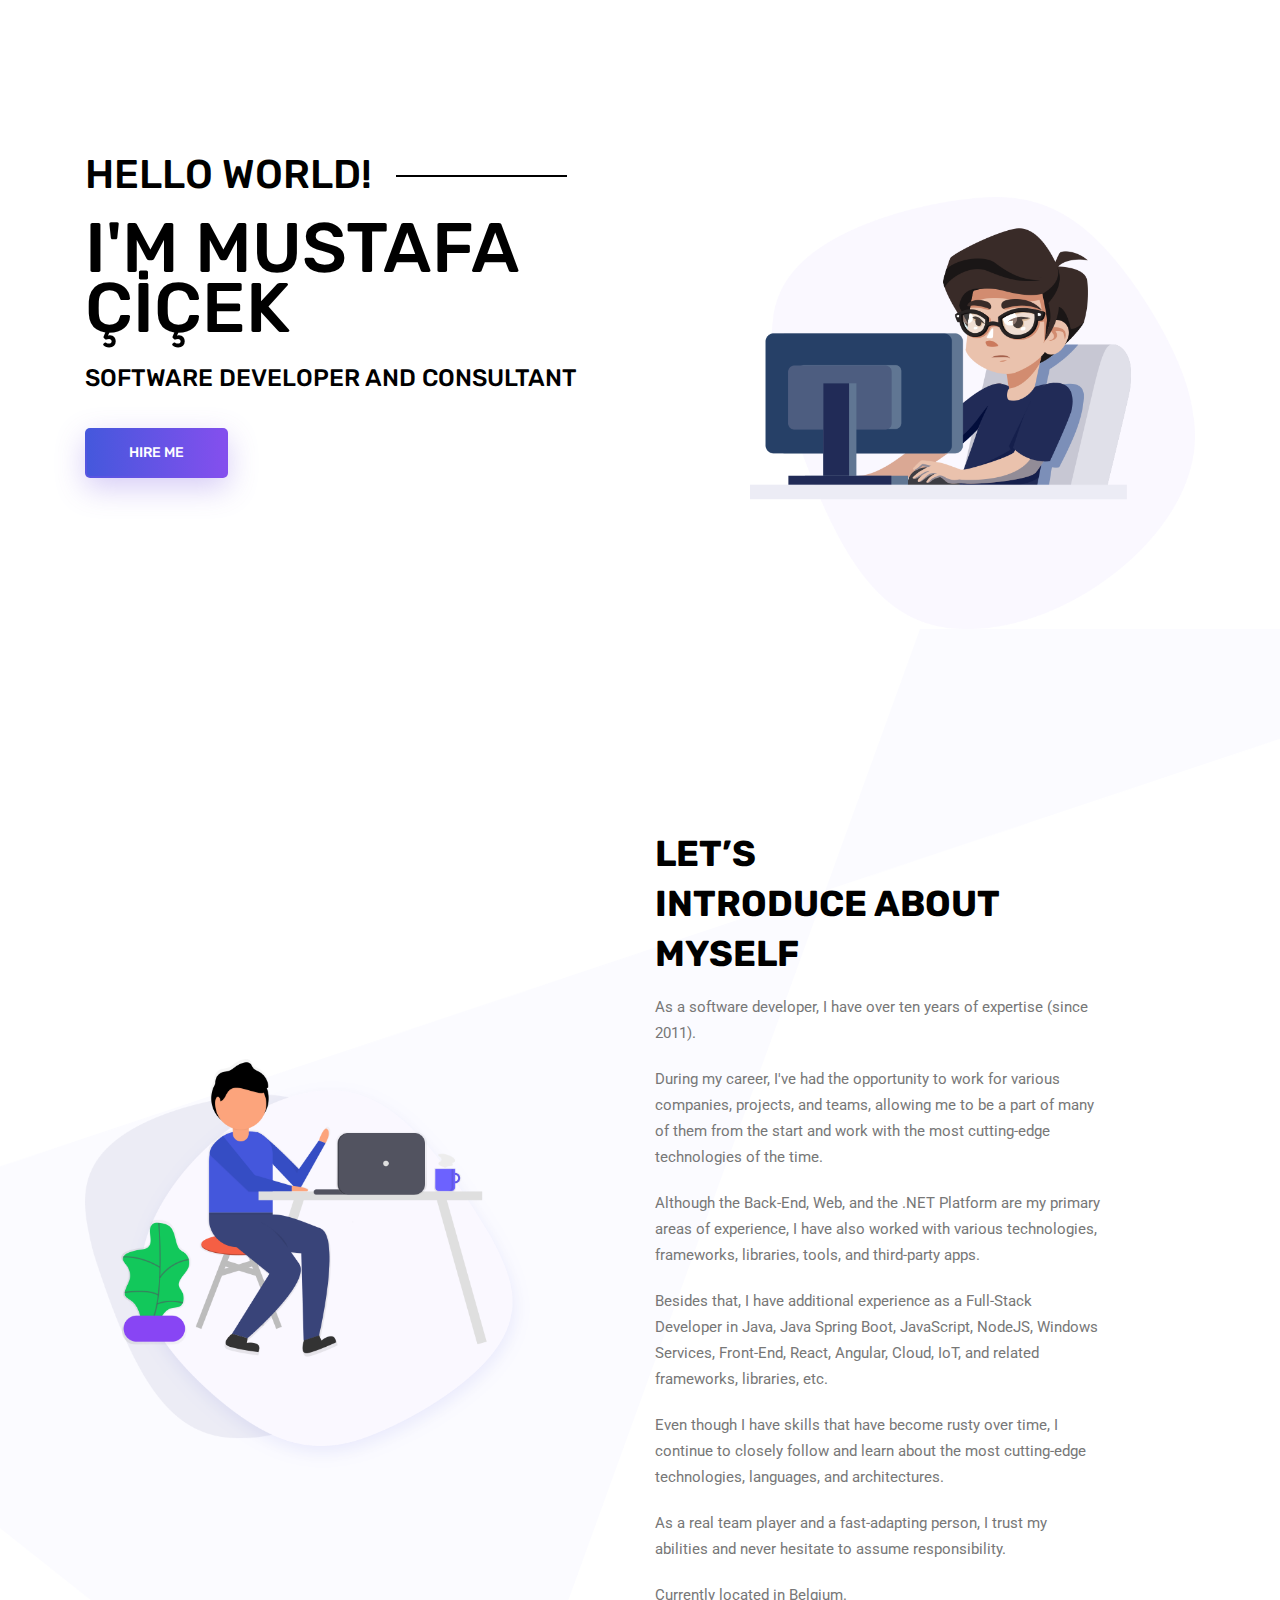
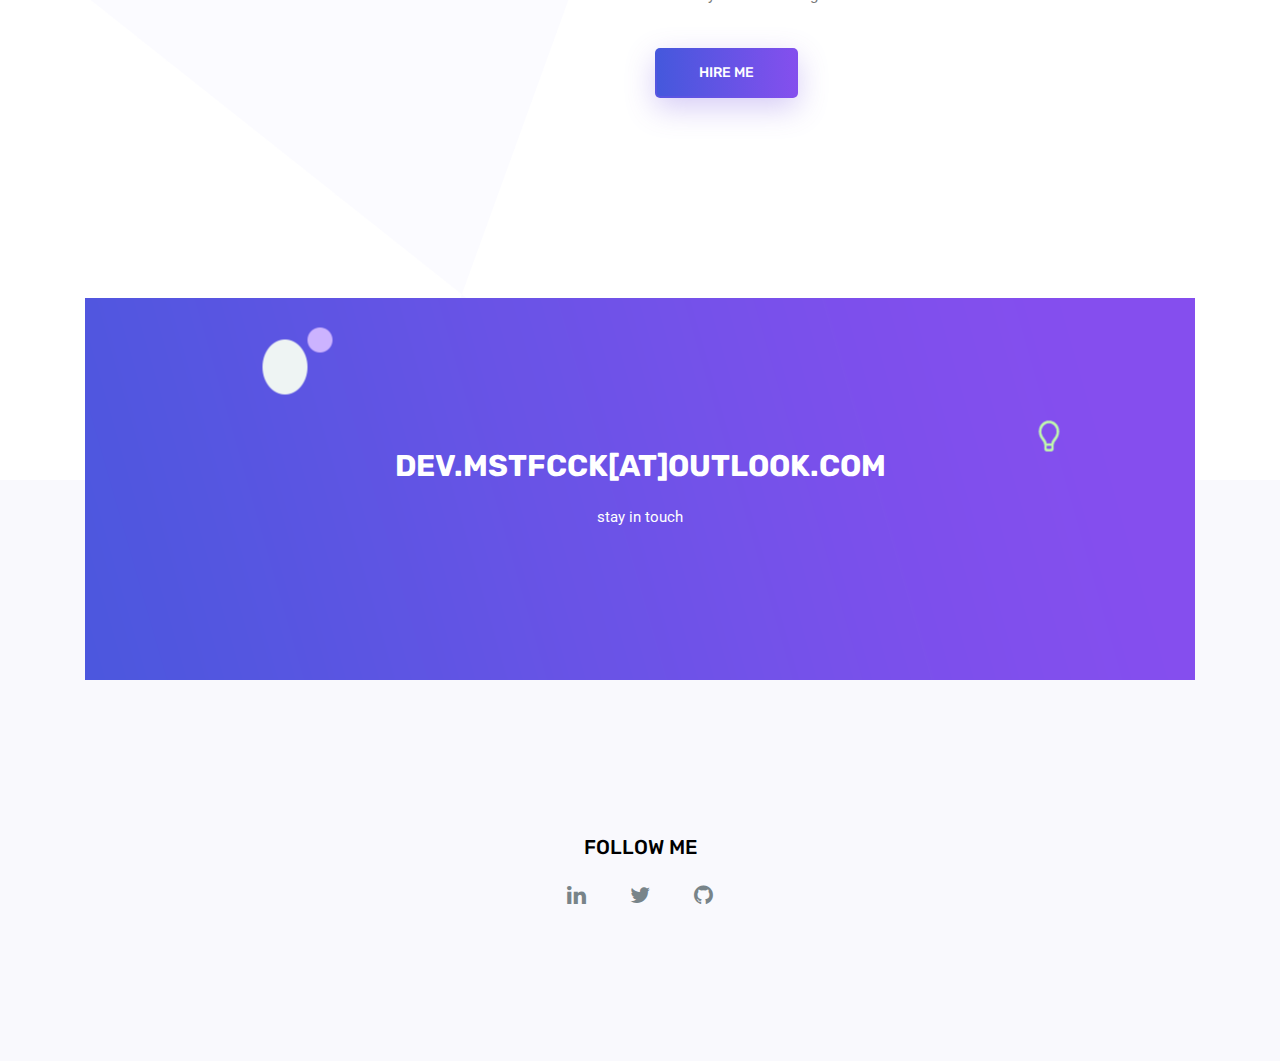
<file: index.html>
<!doctype html>
<html lang="tr">

<head>
	<!-- Required meta tags -->
	<meta charset="utf-8">
	<meta name="viewport" content="width=device-width, initial-scale=1, shrink-to-fit=no">
	<title>Mustafa Çiçek - Software Developer and Consultant</title>
	<!-- Bootstrap CSS -->
	<link rel="stylesheet" href="css/bootstrap.css">
	<link rel="stylesheet" href="css/font-awesome.min.css">
	<!-- main css -->
	<link rel="stylesheet" href="css/style.css">

  <!-- Google Ad blocking recovery -->
  <script src="https://fundingchoicesmessages.google.com/i/pub-9437347753647588?ers=1" nonce="Ououd6DLItPWTrsWSM41Ow"></script><script nonce="Ououd6DLItPWTrsWSM41Ow">(function() {function signalGooglefcPresent() {if (!window.frames['googlefcPresent']) {if (document.body) {const iframe = document.createElement('iframe'); iframe.style = 'width: 0; height: 0; border: none; z-index: -1000; left: -1000px; top: -1000px;'; iframe.style.display = 'none'; iframe.name = 'googlefcPresent'; document.body.appendChild(iframe);} else {setTimeout(signalGooglefcPresent, 0);}}}signalGooglefcPresent();})();</script>

  <!-- Google tag (gtag.js) -->
  <script async src="https://www.googletagmanager.com/gtag/js?id=G-KRHD56CSYE"></script>
  <script>
    window.dataLayer = window.dataLayer || [];
    function gtag() { dataLayer.push(arguments); }
    gtag('js', new Date());
    gtag('config', 'G-KRHD56CSYE');
  </script>

  <!-- Google Tag Manager -->
  <script>(function (w, d, s, l, i) {
      w[l] = w[l] || []; w[l].push({
        'gtm.start':
          new Date().getTime(), event: 'gtm.js'
      }); var f = d.getElementsByTagName(s)[0],
        j = d.createElement(s), dl = l != 'dataLayer' ? '&l=' + l : ''; j.async = true; j.src =
          'https://www.googletagmanager.com/gtm.js?id=' + i + dl; f.parentNode.insertBefore(j, f);
    })(window, document, 'script', 'dataLayer', 'GTM-THT8VKS9');</script>
  <!-- End Google Tag Manager -->

  <!-- Google Ad blocking recovery -->
  <script async>(function(){'use strict';function aa(a){var b=0;return function(){return b<a.length?{done:!1,value:a[b++]}:{done:!0}}}var ba="function"==typeof Object.defineProperties?Object.defineProperty:function(a,b,c){if(a==Array.prototype||a==Object.prototype)return a;a[b]=c.value;return a};
    function ea(a){a=["object"==typeof globalThis&&globalThis,a,"object"==typeof window&&window,"object"==typeof self&&self,"object"==typeof global&&global];for(var b=0;b<a.length;++b){var c=a[b];if(c&&c.Math==Math)return c}throw Error("Cannot find global object");}var fa=ea(this);function ha(a,b){if(b)a:{var c=fa;a=a.split(".");for(var d=0;d<a.length-1;d++){var e=a[d];if(!(e in c))break a;c=c[e]}a=a[a.length-1];d=c[a];b=b(d);b!=d&&null!=b&&ba(c,a,{configurable:!0,writable:!0,value:b})}}
    var ia="function"==typeof Object.create?Object.create:function(a){function b(){}b.prototype=a;return new b},l;if("function"==typeof Object.setPrototypeOf)l=Object.setPrototypeOf;else{var m;a:{var ja={a:!0},ka={};try{ka.__proto__=ja;m=ka.a;break a}catch(a){}m=!1}l=m?function(a,b){a.__proto__=b;if(a.__proto__!==b)throw new TypeError(a+" is not extensible");return a}:null}var la=l;
    function n(a,b){a.prototype=ia(b.prototype);a.prototype.constructor=a;if(la)la(a,b);else for(var c in b)if("prototype"!=c)if(Object.defineProperties){var d=Object.getOwnPropertyDescriptor(b,c);d&&Object.defineProperty(a,c,d)}else a[c]=b[c];a.A=b.prototype}function ma(){for(var a=Number(this),b=[],c=a;c<arguments.length;c++)b[c-a]=arguments[c];return b}
    var na="function"==typeof Object.assign?Object.assign:function(a,b){for(var c=1;c<arguments.length;c++){var d=arguments[c];if(d)for(var e in d)Object.prototype.hasOwnProperty.call(d,e)&&(a[e]=d[e])}return a};ha("Object.assign",function(a){return a||na});/*
    
     Copyright The Closure Library Authors.
     SPDX-License-Identifier: Apache-2.0
    */
    var p=this||self;function q(a){return a};var t,u;a:{for(var oa=["CLOSURE_FLAGS"],v=p,x=0;x<oa.length;x++)if(v=v[oa[x]],null==v){u=null;break a}u=v}var pa=u&&u[610401301];t=null!=pa?pa:!1;var z,qa=p.navigator;z=qa?qa.userAgentData||null:null;function A(a){return t?z?z.brands.some(function(b){return(b=b.brand)&&-1!=b.indexOf(a)}):!1:!1}function B(a){var b;a:{if(b=p.navigator)if(b=b.userAgent)break a;b=""}return-1!=b.indexOf(a)};function C(){return t?!!z&&0<z.brands.length:!1}function D(){return C()?A("Chromium"):(B("Chrome")||B("CriOS"))&&!(C()?0:B("Edge"))||B("Silk")};var ra=C()?!1:B("Trident")||B("MSIE");!B("Android")||D();D();B("Safari")&&(D()||(C()?0:B("Coast"))||(C()?0:B("Opera"))||(C()?0:B("Edge"))||(C()?A("Microsoft Edge"):B("Edg/"))||C()&&A("Opera"));var sa={},E=null;var ta="undefined"!==typeof Uint8Array,ua=!ra&&"function"===typeof btoa;var F="function"===typeof Symbol&&"symbol"===typeof Symbol()?Symbol():void 0,G=F?function(a,b){a[F]|=b}:function(a,b){void 0!==a.g?a.g|=b:Object.defineProperties(a,{g:{value:b,configurable:!0,writable:!0,enumerable:!1}})};function va(a){var b=H(a);1!==(b&1)&&(Object.isFrozen(a)&&(a=Array.prototype.slice.call(a)),I(a,b|1))}
    var H=F?function(a){return a[F]|0}:function(a){return a.g|0},J=F?function(a){return a[F]}:function(a){return a.g},I=F?function(a,b){a[F]=b}:function(a,b){void 0!==a.g?a.g=b:Object.defineProperties(a,{g:{value:b,configurable:!0,writable:!0,enumerable:!1}})};function wa(){var a=[];G(a,1);return a}function xa(a,b){I(b,(a|0)&-99)}function K(a,b){I(b,(a|34)&-73)}function L(a){a=a>>11&1023;return 0===a?536870912:a};var M={};function N(a){return null!==a&&"object"===typeof a&&!Array.isArray(a)&&a.constructor===Object}var O,ya=[];I(ya,39);O=Object.freeze(ya);var P;function Q(a,b){P=b;a=new a(b);P=void 0;return a}
    function R(a,b,c){null==a&&(a=P);P=void 0;if(null==a){var d=96;c?(a=[c],d|=512):a=[];b&&(d=d&-2095105|(b&1023)<<11)}else{if(!Array.isArray(a))throw Error();d=H(a);if(d&64)return a;d|=64;if(c&&(d|=512,c!==a[0]))throw Error();a:{c=a;var e=c.length;if(e){var f=e-1,g=c[f];if(N(g)){d|=256;b=(d>>9&1)-1;e=f-b;1024<=e&&(za(c,b,g),e=1023);d=d&-2095105|(e&1023)<<11;break a}}b&&(g=(d>>9&1)-1,b=Math.max(b,e-g),1024<b&&(za(c,g,{}),d|=256,b=1023),d=d&-2095105|(b&1023)<<11)}}I(a,d);return a}
    function za(a,b,c){for(var d=1023+b,e=a.length,f=d;f<e;f++){var g=a[f];null!=g&&g!==c&&(c[f-b]=g)}a.length=d+1;a[d]=c};function Aa(a){switch(typeof a){case "number":return isFinite(a)?a:String(a);case "boolean":return a?1:0;case "object":if(a&&!Array.isArray(a)&&ta&&null!=a&&a instanceof Uint8Array){if(ua){for(var b="",c=0,d=a.length-10240;c<d;)b+=String.fromCharCode.apply(null,a.subarray(c,c+=10240));b+=String.fromCharCode.apply(null,c?a.subarray(c):a);a=btoa(b)}else{void 0===b&&(b=0);if(!E){E={};c="ABCDEFGHIJKLMNOPQRSTUVWXYZabcdefghijklmnopqrstuvwxyz0123456789".split("");d=["+/=","+/","-_=","-_.","-_"];for(var e=
    0;5>e;e++){var f=c.concat(d[e].split(""));sa[e]=f;for(var g=0;g<f.length;g++){var h=f[g];void 0===E[h]&&(E[h]=g)}}}b=sa[b];c=Array(Math.floor(a.length/3));d=b[64]||"";for(e=f=0;f<a.length-2;f+=3){var k=a[f],w=a[f+1];h=a[f+2];g=b[k>>2];k=b[(k&3)<<4|w>>4];w=b[(w&15)<<2|h>>6];h=b[h&63];c[e++]=g+k+w+h}g=0;h=d;switch(a.length-f){case 2:g=a[f+1],h=b[(g&15)<<2]||d;case 1:a=a[f],c[e]=b[a>>2]+b[(a&3)<<4|g>>4]+h+d}a=c.join("")}return a}}return a};function Ba(a,b,c){a=Array.prototype.slice.call(a);var d=a.length,e=b&256?a[d-1]:void 0;d+=e?-1:0;for(b=b&512?1:0;b<d;b++)a[b]=c(a[b]);if(e){b=a[b]={};for(var f in e)Object.prototype.hasOwnProperty.call(e,f)&&(b[f]=c(e[f]))}return a}function Da(a,b,c,d,e,f){if(null!=a){if(Array.isArray(a))a=e&&0==a.length&&H(a)&1?void 0:f&&H(a)&2?a:Ea(a,b,c,void 0!==d,e,f);else if(N(a)){var g={},h;for(h in a)Object.prototype.hasOwnProperty.call(a,h)&&(g[h]=Da(a[h],b,c,d,e,f));a=g}else a=b(a,d);return a}}
    function Ea(a,b,c,d,e,f){var g=d||c?H(a):0;d=d?!!(g&32):void 0;a=Array.prototype.slice.call(a);for(var h=0;h<a.length;h++)a[h]=Da(a[h],b,c,d,e,f);c&&c(g,a);return a}function Fa(a){return a.s===M?a.toJSON():Aa(a)};function Ga(a,b,c){c=void 0===c?K:c;if(null!=a){if(ta&&a instanceof Uint8Array)return b?a:new Uint8Array(a);if(Array.isArray(a)){var d=H(a);if(d&2)return a;if(b&&!(d&64)&&(d&32||0===d))return I(a,d|34),a;a=Ea(a,Ga,d&4?K:c,!0,!1,!0);b=H(a);b&4&&b&2&&Object.freeze(a);return a}a.s===M&&(b=a.h,c=J(b),a=c&2?a:Q(a.constructor,Ha(b,c,!0)));return a}}function Ha(a,b,c){var d=c||b&2?K:xa,e=!!(b&32);a=Ba(a,b,function(f){return Ga(f,e,d)});G(a,32|(c?2:0));return a};function Ia(a,b){a=a.h;return Ja(a,J(a),b)}function Ja(a,b,c,d){if(-1===c)return null;if(c>=L(b)){if(b&256)return a[a.length-1][c]}else{var e=a.length;if(d&&b&256&&(d=a[e-1][c],null!=d))return d;b=c+((b>>9&1)-1);if(b<e)return a[b]}}function Ka(a,b,c,d,e){var f=L(b);if(c>=f||e){e=b;if(b&256)f=a[a.length-1];else{if(null==d)return;f=a[f+((b>>9&1)-1)]={};e|=256}f[c]=d;e&=-1025;e!==b&&I(a,e)}else a[c+((b>>9&1)-1)]=d,b&256&&(d=a[a.length-1],c in d&&delete d[c]),b&1024&&I(a,b&-1025)}
    function La(a,b){var c=Ma;var d=void 0===d?!1:d;var e=a.h;var f=J(e),g=Ja(e,f,b,d);var h=!1;if(null==g||"object"!==typeof g||(h=Array.isArray(g))||g.s!==M)if(h){var k=h=H(g);0===k&&(k|=f&32);k|=f&2;k!==h&&I(g,k);c=new c(g)}else c=void 0;else c=g;c!==g&&null!=c&&Ka(e,f,b,c,d);e=c;if(null==e)return e;a=a.h;f=J(a);f&2||(g=e,c=g.h,h=J(c),g=h&2?Q(g.constructor,Ha(c,h,!1)):g,g!==e&&(e=g,Ka(a,f,b,e,d)));return e}function Na(a,b){a=Ia(a,b);return null==a||"string"===typeof a?a:void 0}
    function Oa(a,b){a=Ia(a,b);return null!=a?a:0}function S(a,b){a=Na(a,b);return null!=a?a:""};function T(a,b,c){this.h=R(a,b,c)}T.prototype.toJSON=function(){var a=Ea(this.h,Fa,void 0,void 0,!1,!1);return Pa(this,a,!0)};T.prototype.s=M;T.prototype.toString=function(){return Pa(this,this.h,!1).toString()};
    function Pa(a,b,c){var d=a.constructor.v,e=L(J(c?a.h:b)),f=!1;if(d){if(!c){b=Array.prototype.slice.call(b);var g;if(b.length&&N(g=b[b.length-1]))for(f=0;f<d.length;f++)if(d[f]>=e){Object.assign(b[b.length-1]={},g);break}f=!0}e=b;c=!c;g=J(a.h);a=L(g);g=(g>>9&1)-1;for(var h,k,w=0;w<d.length;w++)if(k=d[w],k<a){k+=g;var r=e[k];null==r?e[k]=c?O:wa():c&&r!==O&&va(r)}else h||(r=void 0,e.length&&N(r=e[e.length-1])?h=r:e.push(h={})),r=h[k],null==h[k]?h[k]=c?O:wa():c&&r!==O&&va(r)}d=b.length;if(!d)return b;
    var Ca;if(N(h=b[d-1])){a:{var y=h;e={};c=!1;for(var ca in y)Object.prototype.hasOwnProperty.call(y,ca)&&(a=y[ca],Array.isArray(a)&&a!=a&&(c=!0),null!=a?e[ca]=a:c=!0);if(c){for(var rb in e){y=e;break a}y=null}}y!=h&&(Ca=!0);d--}for(;0<d;d--){h=b[d-1];if(null!=h)break;var cb=!0}if(!Ca&&!cb)return b;var da;f?da=b:da=Array.prototype.slice.call(b,0,d);b=da;f&&(b.length=d);y&&b.push(y);return b};function Qa(a){return function(b){if(null==b||""==b)b=new a;else{b=JSON.parse(b);if(!Array.isArray(b))throw Error(void 0);G(b,32);b=Q(a,b)}return b}};function Ra(a){this.h=R(a)}n(Ra,T);var Sa=Qa(Ra);var U;function V(a){this.g=a}V.prototype.toString=function(){return this.g+""};var Ta={};function Ua(){return Math.floor(2147483648*Math.random()).toString(36)+Math.abs(Math.floor(2147483648*Math.random())^Date.now()).toString(36)};function Va(a,b){b=String(b);"application/xhtml+xml"===a.contentType&&(b=b.toLowerCase());return a.createElement(b)}function Wa(a){this.g=a||p.document||document}Wa.prototype.appendChild=function(a,b){a.appendChild(b)};/*
    
     SPDX-License-Identifier: Apache-2.0
    */
    function Xa(a,b){a.src=b instanceof V&&b.constructor===V?b.g:"type_error:TrustedResourceUrl";var c,d;(c=(b=null==(d=(c=(a.ownerDocument&&a.ownerDocument.defaultView||window).document).querySelector)?void 0:d.call(c,"script[nonce]"))?b.nonce||b.getAttribute("nonce")||"":"")&&a.setAttribute("nonce",c)};function Ya(a){a=void 0===a?document:a;return a.createElement("script")};function Za(a,b,c,d,e,f){try{var g=a.g,h=Ya(g);h.async=!0;Xa(h,b);g.head.appendChild(h);h.addEventListener("load",function(){e();d&&g.head.removeChild(h)});h.addEventListener("error",function(){0<c?Za(a,b,c-1,d,e,f):(d&&g.head.removeChild(h),f())})}catch(k){f()}};var $a=p.atob("aHR0cHM6Ly93d3cuZ3N0YXRpYy5jb20vaW1hZ2VzL2ljb25zL21hdGVyaWFsL3N5c3RlbS8xeC93YXJuaW5nX2FtYmVyXzI0ZHAucG5n"),ab=p.atob("WW91IGFyZSBzZWVpbmcgdGhpcyBtZXNzYWdlIGJlY2F1c2UgYWQgb3Igc2NyaXB0IGJsb2NraW5nIHNvZnR3YXJlIGlzIGludGVyZmVyaW5nIHdpdGggdGhpcyBwYWdlLg=="),bb=p.atob("RGlzYWJsZSBhbnkgYWQgb3Igc2NyaXB0IGJsb2NraW5nIHNvZnR3YXJlLCB0aGVuIHJlbG9hZCB0aGlzIHBhZ2Uu");function db(a,b,c){this.i=a;this.l=new Wa(this.i);this.g=null;this.j=[];this.m=!1;this.u=b;this.o=c}
    function eb(a){if(a.i.body&&!a.m){var b=function(){fb(a);p.setTimeout(function(){return gb(a,3)},50)};Za(a.l,a.u,2,!0,function(){p[a.o]||b()},b);a.m=!0}}
    function fb(a){for(var b=W(1,5),c=0;c<b;c++){var d=X(a);a.i.body.appendChild(d);a.j.push(d)}b=X(a);b.style.bottom="0";b.style.left="0";b.style.position="fixed";b.style.width=W(100,110).toString()+"%";b.style.zIndex=W(2147483544,2147483644).toString();b.style["background-color"]=hb(249,259,242,252,219,229);b.style["box-shadow"]="0 0 12px #888";b.style.color=hb(0,10,0,10,0,10);b.style.display="flex";b.style["justify-content"]="center";b.style["font-family"]="Roboto, Arial";c=X(a);c.style.width=W(80,
    85).toString()+"%";c.style.maxWidth=W(750,775).toString()+"px";c.style.margin="24px";c.style.display="flex";c.style["align-items"]="flex-start";c.style["justify-content"]="center";d=Va(a.l.g,"IMG");d.className=Ua();d.src=$a;d.alt="Warning icon";d.style.height="24px";d.style.width="24px";d.style["padding-right"]="16px";var e=X(a),f=X(a);f.style["font-weight"]="bold";f.textContent=ab;var g=X(a);g.textContent=bb;Y(a,e,f);Y(a,e,g);Y(a,c,d);Y(a,c,e);Y(a,b,c);a.g=b;a.i.body.appendChild(a.g);b=W(1,5);for(c=
    0;c<b;c++)d=X(a),a.i.body.appendChild(d),a.j.push(d)}function Y(a,b,c){for(var d=W(1,5),e=0;e<d;e++){var f=X(a);b.appendChild(f)}b.appendChild(c);c=W(1,5);for(d=0;d<c;d++)e=X(a),b.appendChild(e)}function W(a,b){return Math.floor(a+Math.random()*(b-a))}function hb(a,b,c,d,e,f){return"rgb("+W(Math.max(a,0),Math.min(b,255)).toString()+","+W(Math.max(c,0),Math.min(d,255)).toString()+","+W(Math.max(e,0),Math.min(f,255)).toString()+")"}function X(a){a=Va(a.l.g,"DIV");a.className=Ua();return a}
    function gb(a,b){0>=b||null!=a.g&&0!=a.g.offsetHeight&&0!=a.g.offsetWidth||(ib(a),fb(a),p.setTimeout(function(){return gb(a,b-1)},50))}
    function ib(a){var b=a.j;var c="undefined"!=typeof Symbol&&Symbol.iterator&&b[Symbol.iterator];if(c)b=c.call(b);else if("number"==typeof b.length)b={next:aa(b)};else throw Error(String(b)+" is not an iterable or ArrayLike");for(c=b.next();!c.done;c=b.next())(c=c.value)&&c.parentNode&&c.parentNode.removeChild(c);a.j=[];(b=a.g)&&b.parentNode&&b.parentNode.removeChild(b);a.g=null};function jb(a,b,c,d,e){function f(k){document.body?g(document.body):0<k?p.setTimeout(function(){f(k-1)},e):b()}function g(k){k.appendChild(h);p.setTimeout(function(){h?(0!==h.offsetHeight&&0!==h.offsetWidth?b():a(),h.parentNode&&h.parentNode.removeChild(h)):a()},d)}var h=kb(c);f(3)}function kb(a){var b=document.createElement("div");b.className=a;b.style.width="1px";b.style.height="1px";b.style.position="absolute";b.style.left="-10000px";b.style.top="-10000px";b.style.zIndex="-10000";return b};function Ma(a){this.h=R(a)}n(Ma,T);function lb(a){this.h=R(a)}n(lb,T);var mb=Qa(lb);function nb(a){a=Na(a,4)||"";if(void 0===U){var b=null;var c=p.trustedTypes;if(c&&c.createPolicy){try{b=c.createPolicy("goog#html",{createHTML:q,createScript:q,createScriptURL:q})}catch(d){p.console&&p.console.error(d.message)}U=b}else U=b}a=(b=U)?b.createScriptURL(a):a;return new V(a,Ta)};function ob(a,b){this.m=a;this.o=new Wa(a.document);this.g=b;this.j=S(this.g,1);this.u=nb(La(this.g,2));this.i=!1;b=nb(La(this.g,13));this.l=new db(a.document,b,S(this.g,12))}ob.prototype.start=function(){pb(this)};
    function pb(a){qb(a);Za(a.o,a.u,3,!1,function(){a:{var b=a.j;var c=p.btoa(b);if(c=p[c]){try{var d=Sa(p.atob(c))}catch(e){b=!1;break a}b=b===Na(d,1)}else b=!1}b?Z(a,S(a.g,14)):(Z(a,S(a.g,8)),eb(a.l))},function(){jb(function(){Z(a,S(a.g,7));eb(a.l)},function(){return Z(a,S(a.g,6))},S(a.g,9),Oa(a.g,10),Oa(a.g,11))})}function Z(a,b){a.i||(a.i=!0,a=new a.m.XMLHttpRequest,a.open("GET",b,!0),a.send())}function qb(a){var b=p.btoa(a.j);a.m[b]&&Z(a,S(a.g,5))};(function(a,b){p[a]=function(){var c=ma.apply(0,arguments);p[a]=function(){};b.apply(null,c)}})("__h82AlnkH6D91__",function(a){"function"===typeof window.atob&&(new ob(window,mb(window.atob(a)))).start()});}).call(this);
    
    window.__h82AlnkH6D91__("[base64]/[base64]/[base64]/[base64]");</script>


</head>

<body>

	<!--================ Start Home Banner Area =================-->
	<section class="home_banner_area">
		<div class="banner_inner">
			<div class="container">
				<div class="row">
					<div class="col-lg-7">
						<div class="banner_content">
							<h3 class="text-uppercase">HELLO WORLD!</h3>
							<h1 class="text-uppercase">I'm Mustafa Çiçek</h1>
							<h5 class="text-uppercase">software developer and consultant</h5>
							<div class="d-flex align-items-center">
								<a class="primary_btn" href="https://www.linkedin.com/in/mustafacicek"><span>HIRE ME</span></a>
							</div>
						</div>
					</div>
					<div class="col-lg-5">
						<div class="home_right_img">
							<img class="" src="img/banner/home-right.png" alt="">
						</div>
					</div>
				</div>
			</div>
		</div>
	</section>
	<!--================ End Home Banner Area =================-->

	<!--================ Start About Us Area =================-->
	<section class="about_area section_gap">
		<div class="container">
			<div class="row justify-content-start align-items-center">
				<div class="col-lg-5">
					<div class="about_img">
						<img class="" src="img/about-us.png" alt="">
					</div>
				</div>

				<div class="offset-lg-1 col-lg-5">
					<div class="main_title text-left">
						<h2>let’s <br>
							Introduce about <br>
							myself</h2>
						<p>
							As a software developer, I have over ten years of expertise (since 2011).</p>
						<p>
							During my career, I've had the opportunity to work for various companies, projects, and teams, allowing me to be a part of many of them from the start and work with the most cutting-edge technologies of the time.
						</p>
						<p>
							Although the Back-End, Web, and the .NET Platform are my primary areas of experience, I have also worked with various technologies, frameworks, libraries, tools, and third-party apps.
						</p>
						<p>
							Besides that, I have additional experience as a Full-Stack Developer in Java, Java Spring Boot, JavaScript, NodeJS, Windows Services, Front-End, React, Angular, Cloud, IoT, and related frameworks, libraries, etc.
						</p>
						</p>
						<p>
							Even though I have skills that have become rusty over time, I continue to closely follow and learn about the most cutting-edge technologies, languages, and architectures.
						</p>
						</p>
						<p>
							As a real team player and a fast-adapting person, I trust my abilities and never hesitate to assume responsibility.
						</p>
						</p>
						<p>
							Currently located in Belgium.
						</p>
						<a class="primary_btn" href="https://www.linkedin.com/in/mustafacicek"><span>HIRE ME</span></a>
					</div>
				</div>
			</div>
		</div>
	</section>
	<!--================ End About Us Area =================-->

	<!--================ Start Newsletter Area =================-->
	<section class="newsletter_area">
		<div class="container">
			<div class="row justify-content-center align-items-center">
				<div class="col-lg-12">
					<div class="subscription_box text-center">
						<h2 class="text-uppercase text-white">dev.mstfcck[at]outlook.com</h2>
						<p class="text-white">
							stay in touch
						</p>
					</div>
				</div>
			</div>
		</div>
	</section>
	<!--================ End Newsletter Area =================-->

	<!--================Footer Area =================-->
	<footer class="footer_area">
		<div class="container">
			<div class="row justify-content-center">
				<div class="col-lg-12">
					<div class="footer_top flex-column">
						<div class="footer_logo">
							<h4>Follow Me</h4>
						</div>
						<div class="footer_social">
							<a href="https://www.linkedin.com/in/mustafacicek/"><i class="fa fa-linkedin"></i></a>
							<a href="https://twitter.com/mstfcck"><i class="fa fa-twitter"></i></a>
							<a href="https://github.com/mstfcck"><i class="fa fa-github"></i></a>
						</div>
					</div>
				</div>
			</div>
		</div>
	</footer>
	<!--================End Footer Area =================-->

	<!-- Optional JavaScript -->
	<!-- jQuery first, then Popper.js, then Bootstrap JS -->
	<script src="js/jquery-3.2.1.min.js"></script>
	<script src="js/popper.js"></script>
	<script src="js/bootstrap.min.js"></script>
	<script src="js/theme.js"></script>
</body>

</html>
</file>
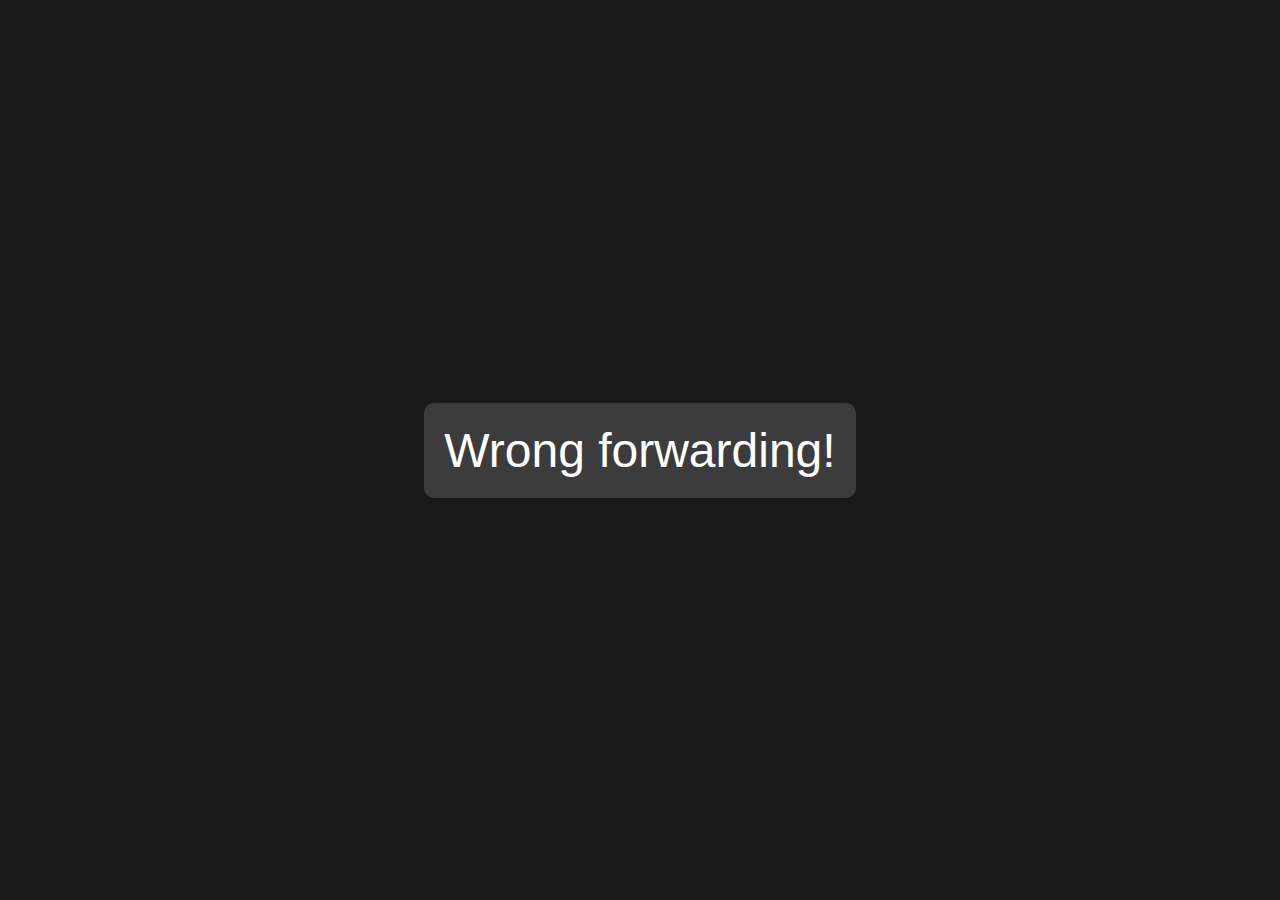
<file: forward/index.html>
<!DOCTYPE html>
<html lang="en">
<head>
    <meta charset="UTF-8">
    <meta name="viewport" content="width=device-width, initial-scale=1.0">
    <title>MSTFCCK - Forwarding...</title>
    <link rel="stylesheet" href="styles.css">
    
    <!-- Google tag (gtag.js) -->
    <script async src="https://www.googletagmanager.com/gtag/js?id=G-KRHD56CSYE"></script>
    <script>
        window.dataLayer = window.dataLayer || [];
        function gtag(){dataLayer.push(arguments);}
        gtag('js', new Date());
        gtag('config', 'G-KRHD56CSYE');
    </script>
    
    <!-- Google Tag Manager -->
    <script>(function(w,d,s,l,i){w[l]=w[l]||[];w[l].push({'gtm.start':
    new Date().getTime(),event:'gtm.js'});var f=d.getElementsByTagName(s)[0],
    j=d.createElement(s),dl=l!='dataLayer'?'&l='+l:'';j.async=true;j.src=
    'https://www.googletagmanager.com/gtm.js?id='+i+dl;f.parentNode.insertBefore(j,f);
    })(window,document,'script','dataLayer','GTM-THT8VKS9');</script>
    <!-- End Google Tag Manager -->

    <script async src="script.js"></script>
</head>
<body>
    <div class="container">
        <div class="countdown" id="countdown">3 second(s)</div>
    </div>
</body>
</html>
</file>
<file: css/style.css>
/*----------------------------------------------------
@File: Default Styles
@Author: SPONDON IT

This file contains the styling for the actual theme, this
is the file you need to edit to change the look of the
theme.
---------------------------------------------------- */
/*=====================================================================
@Template Name: HostHub Construction 
@Developed By: Naim Lasker
Author E-mail: naimlasker@gmail.com

=====================================================================*/
/*----------------------------------------------------*/
/*font Variables*/
/*Color Variables*/
/*=================== fonts ====================*/
@import url("https://fonts.googleapis.com/css?family=Roboto:400,500|Rubik:500,700");
/*---------------------------------------------------- */
/*----------------------------------------------------*/
/* Medium Layout: 1280px */
/* Tablet Layout: 768px */
/* Mobile Layout: 320px */
/* Wide Mobile Layout: 480px */
/*---------------------------------------------------- */
/*----------------------------------------------------*/
body {
  line-height: 26px;
  font-size: 15px;
  font-family: "Roboto", sans-serif;
  font-weight: 400;
  color: #777777;
  background: url(../img/body-bg.png) no-repeat center; }

h1,
h2,
h3,
h4,
h5,
h6 {
  font-family: "Rubik", sans-serif;
  font-weight: 500;
  color: #000000; }

.list {
  list-style: none;
  margin: 0px;
  padding: 0px; }

a {
  text-decoration: none;
  transition: all 0.3s ease-in-out; }
  a:hover, a:focus {
    text-decoration: none;
    outline: none; }

button:focus {
  outline: none;
  box-shadow: none; }

.mt-25 {
  margin-top: 25px; }

.p0 {
  padding-left: 0px;
  padding-right: 0px; }

.white_bg {
  background: #fff !important; }

.mb-50 {
  margin-bottom: 50px; }

.ml-15 {
  margin-left: 15px; }

.ml-20 {
  margin-left: 20px; }

.mt-50 {
  margin-top: 50px; }

/*---------------------------------------------------- */
/*----------------------------------------------------*/
.section_gap {
  padding: 200px 0; }
  @media (max-width: 1199px) {
    .section_gap {
      padding: 80px 0; } }

.section_gap_top {
  padding-top: 200px; }
  @media (max-width: 1199px) {
    .section_gap_top {
      padding-top: 80px; } }

.section_gap_bottom {
  padding-bottom: 200px; }
  @media (max-width: 1199px) {
    .section_gap_bottom {
      padding-bottom: 80px; } }

/* Main Title Area css
============================================================================================ */
.main_title {
  text-align: center;
  margin-bottom: 100px; }
  @media (max-width: 1199px) {
    .main_title {
      margin-bottom: 50px; } }
  .main_title h2 {
    font-size: 36px;
    font-weight: 700;
    margin-bottom: 15px;
    line-height: 50px;
    text-transform: uppercase; }
    @media (max-width: 991px) {
      .main_title h2 br {
        display: none; } }
    @media (max-width: 767px) {
      .main_title h2 {
        font-size: 30px;
        line-height: 34px; } }
  .main_title p {
    margin-bottom: 0px; }
    @media (max-width: 991px) {
      .main_title p br {
        display: none; } }
  .main_title.white h2 {
    color: #fff; }
  .main_title.white p {
    color: #fff;
    opacity: .6; }

/* End Main Title Area css
============================================================================================ */
/* Start Gradient Area css
============================================================================================ */
.gradient-bg, .header_area .navbar .nav .nav-item.submenu ul .nav-item:hover .nav-link, .blog_right_sidebar .widget_title, .blog_right_sidebar .newsletter_widget .bbtns, .blog_right_sidebar .tag_cloud_widget ul li a:hover, .blog-pagination .page-item.active .page-link, .blog-pagination .page-link:hover, .comments-area .btn-reply:hover {
  background: -webkit-linear-gradient(90deg, #4458dc 0%, #854fee 100%);
  background: -moz-linear-gradient(90deg, #4458dc 0%, #854fee 100%);
  background: -o-linear-gradient(90deg, #4458dc 0%, #854fee 100%);
  background: linear-gradient(90deg, #4458dc 0%, #854fee 100%); }

.border-gradient {
  border-image: -webkit-linear-gradient(90deg, #4458dc 0%, #854fee 100%);
  border-image: -moz-linear-gradient(90deg, #4458dc 0%, #854fee 100%);
  border-image: -o-linear-gradient(90deg, #4458dc 0%, #854fee 100%);
  border-image: linear-gradient(90deg, #4458dc 0%, #854fee 100%); }

.gradient-bg2 {
  background: -webkit-linear-gradient(90deg, #4458dc 0%, #854fee 100%);
  background: -moz-linear-gradient(90deg, #4458dc 0%, #854fee 100%);
  background: -o-linear-gradient(90deg, #4458dc 0%, #854fee 100%);
  background: linear-gradient(90deg, #4458dc 0%, #854fee 100%); }

.gradient-color, .contact_info .info_item i {
  background: -webkit-linear-gradient(90deg, #4458dc 0%, #854fee 100%);
  background: -moz-linear-gradient(90deg, #4458dc 0%, #854fee 100%);
  background: -o-linear-gradient(90deg, #4458dc 0%, #854fee 100%);
  background: linear-gradient(90deg, #4458dc 0%, #854fee 100%);
  -webkit-background-clip: text;
  -webkit-text-fill-color: transparent; }

/* End Gradient Area css
============================================================================================ */
.primary_btn {
  display: inline-block;
  color: #fff;
  letter-spacing: 0px;
  font-family: "Rubik", sans-serif;
  font-weight: 500;
  font-size: 14px;
  line-height: 46px;
  outline: none !important;
  text-align: center;
  cursor: pointer;
  text-transform: uppercase;
  border-radius: 5px;
  background-origin: border-box;
  background-clip: content-box, border-box;
  background-image: linear-gradient(to right, #4458dc 0%, #854fee 100%), radial-gradient(circle at top left, #4458dc, #854fee);
  border: double 2px transparent;
  box-shadow: 0px 10px 30px rgba(118, 85, 225, 0.3); }
  .primary_btn span {
    padding: 0 42px; }
  .primary_btn.tr-bg {
    background-image: linear-gradient(#ffffff, #ffffff), radial-gradient(circle at top left, #4458dc, #854fee);
    border: 2px solid transparent;
    color: #222222;
    box-shadow: none; }
    .primary_btn.tr-bg:hover {
      background-image: linear-gradient(to right, #4458dc 0%, #854fee 100%), radial-gradient(circle at top left, #4458dc, #854fee);
      border: double 2px transparent;
      color: #ffffff;
      box-shadow: 0px 10px 30px rgba(118, 85, 225, 0.3); }
  .primary_btn:hover {
    background-image: linear-gradient(#ffffff, #ffffff), radial-gradient(circle at top left, #4458dc, #854fee);
    border: 2px solid #854fee;
    color: #222222;
    box-shadow: none;
    background-clip: border-box; }

.overlay {
  position: absolute;
  left: 0;
  top: 0;
  height: 100%;
  width: 100%; }

/*---------------------------------------------------- */
/*----------------------------------------------------*/
.header_area {
  position: absolute;
  width: 100%;
  z-index: 9999;
  background: #ffffff; }
  .header_area .menu_nav {
    width: 100%; }
  .header_area .navbar {
    background: transparent;
    padding: 0px;
    border: 0px;
    border-radius: 0px;
    width: 100%; }
    .header_area .navbar .nav .nav-item {
      margin-right: 45px; }
      .header_area .navbar .nav .nav-item .nav-link {
        font: 500 14px/100px "Rubik", sans-serif;
        text-transform: uppercase;
        color: #000000;
        padding: 0px;
        display: inline-block; }
        .header_area .navbar .nav .nav-item .nav-link:after {
          display: none; }
      .header_area .navbar .nav .nav-item:hover .nav-link, .header_area .navbar .nav .nav-item.active .nav-link {
        color: #4458dc; }
      .header_area .navbar .nav .nav-item.submenu {
        position: relative; }
        .header_area .navbar .nav .nav-item.submenu ul {
          border: none;
          padding: 0px;
          border-radius: 0px;
          box-shadow: none;
          margin: 0px;
          background: #fff; }
          @media (min-width: 992px) {
            .header_area .navbar .nav .nav-item.submenu ul {
              position: absolute;
              top: 120%;
              left: 0px;
              min-width: 200px;
              text-align: left;
              opacity: 0;
              transition: all 300ms ease-in;
              visibility: hidden;
              display: block;
              border: none;
              padding: 0px;
              border-radius: 0px;
              box-shadow: 0px 10px 30px 0px rgba(0, 0, 0, 0.1); } }
          .header_area .navbar .nav .nav-item.submenu ul:before {
            content: "";
            width: 0;
            height: 0;
            border-style: solid;
            border-width: 10px 10px 0 10px;
            border-color: #eeeeee transparent transparent transparent;
            position: absolute;
            right: 24px;
            top: 45px;
            z-index: 3;
            opacity: 0;
            transition: all 400ms linear; }
          .header_area .navbar .nav .nav-item.submenu ul .nav-item {
            display: block;
            float: none;
            margin-right: 0px;
            border-bottom: 1px solid #ededed;
            margin-left: 0px;
            transition: all 0.4s linear; }
            .header_area .navbar .nav .nav-item.submenu ul .nav-item .nav-link {
              line-height: 45px;
              color: #000000;
              padding: 0px 30px;
              transition: all 150ms linear;
              display: block;
              text-transform: capitalize;
              margin-right: 0px; }
            .header_area .navbar .nav .nav-item.submenu ul .nav-item:last-child {
              border-bottom: none; }
            .header_area .navbar .nav .nav-item.submenu ul .nav-item:hover .nav-link {
              color: #fff; }
        @media (min-width: 992px) {
          .header_area .navbar .nav .nav-item.submenu:hover ul {
            visibility: visible;
            opacity: 1;
            top: 100%; } }
        .header_area .navbar .nav .nav-item.submenu:hover ul .nav-item {
          margin-top: 0px; }
      .header_area .navbar .nav .nav-item:last-child {
        margin-right: 0px; }
  .header_area.navbar_fixed .main_menu {
    position: fixed;
    width: 100%;
    top: -70px;
    left: 0;
    right: 0;
    background: #ffffff;
    transform: translateY(70px);
    transition: transform 500ms ease, background 500ms ease;
    -webkit-transition: transform 500ms ease, background 500ms ease;
    box-shadow: 0px 3px 16px 0px rgba(0, 0, 0, 0.1); }
    .header_area.navbar_fixed .main_menu .navbar .nav .nav-item .nav-link {
      line-height: 70px; }
  @media (min-width: 992px) {
    .header_area.white_menu .navbar .navbar-brand img {
      display: none; }
      .header_area.white_menu .navbar .navbar-brand img + img {
        display: inline-block; } }
  @media (max-width: 991px) {
    .header_area.white_menu .navbar .navbar-brand img {
      display: inline-block; }
      .header_area.white_menu .navbar .navbar-brand img + img {
        display: none; } }
  .header_area.white_menu .navbar .nav .nav-item .nav-link {
    color: #fff; }
  .header_area.white_menu.navbar_fixed .main_menu .navbar .navbar-brand img {
    display: inline-block; }
    .header_area.white_menu.navbar_fixed .main_menu .navbar .navbar-brand img + img {
      display: none; }
  .header_area.white_menu.navbar_fixed .main_menu .navbar .nav .nav-item .nav-link {
    line-height: 70px;
    color: #000000; }

.owl-carousel.off {
  display: -ms-flexbox;
  display: flex; }

/*---------------------------------------------------- */
/*----------------------------------------------------*/
/* Home Banner Area css
============================================================================================ */
.home_banner_area {
  z-index: 1;
  background: url(../img/banner/home-banner.png) no-repeat top center;
  background-position: center;
  background-size: cover; }
  .home_banner_area .banner_inner {
    width: 100%; }
    .home_banner_area .banner_inner .home_right_img {
      padding-top: 197px; }
      @media (max-width: 1480px) {
        .home_banner_area .banner_inner .home_right_img img {
          max-width: 100%;
          height: auto; } }
      @media (max-width: 991px) {
        .home_banner_area .banner_inner .home_right_img {
          display: none; } }
    .home_banner_area .banner_inner .col-lg-7 {
      vertical-align: middle;
      align-self: center; }
    .home_banner_area .banner_inner .banner_content {
      text-align: left; }
      @media (max-width: 991px) {
        .home_banner_area .banner_inner .banner_content {
          margin-top: 150px; } }
      .home_banner_area .banner_inner .banner_content h3 {
        font-size: 40px;
        margin-bottom: 20px;
        position: relative; }
        .home_banner_area .banner_inner .banner_content h3:after {
          content: '';
          width: 171px;
          height: 2px;
          position: absolute;
          top: 50%;
          left: 49%;
          background: #000000; }
          @media (max-width: 575px) {
            .home_banner_area .banner_inner .banner_content h3:after {
              display: none; } }
      .home_banner_area .banner_inner .banner_content h1 {
        margin-top: 20px;
        font-size: 70px;
        line-height: 60px;
        margin-bottom: 25px; }
        @media (max-width: 1024px) {
          .home_banner_area .banner_inner .banner_content h1 {
            font-size: 60px; } }
        @media (max-width: 767px) {
          .home_banner_area .banner_inner .banner_content h1 {
            font-size: 50px; } }
      .home_banner_area .banner_inner .banner_content h5 {
        font-size: 24px;
        margin-bottom: 35px; }
      .home_banner_area .banner_inner .banner_content .primary_btn {
        margin-right: 20px; }

.banner_area {
  position: relative;
  z-index: 1;
  min-height: 485px; }
  @media (max-width: 1199px) {
    .banner_area {
      min-height: 350px; } }
  .banner_area .banner_inner {
    position: relative;
    overflow: hidden;
    width: 100%;
    min-height: 485px;
    background: url(../img/banner/common-banner.png) no-repeat right bottom;
    background-size: 90% 85%;
    width: 98%;
    z-index: 1; }
    @media (max-width: 1199px) {
      .banner_area .banner_inner {
        min-height: 350px; } }
    @media (max-width: 991px) {
      .banner_area .banner_inner {
        background: #854fee;
        width: 100%; } }
    .banner_area .banner_inner .banner_content {
      margin-left: 50px;
      margin-top: 100px; }
      @media (max-width: 991px) {
        .banner_area .banner_inner .banner_content {
          margin-left: 0px;
          margin-top: 50px; } }
      .banner_area .banner_inner .banner_content h2 {
        color: #fff;
        font-size: 50px;
        font-family: "Rubik", sans-serif;
        margin-bottom: 10px;
        text-transform: uppercase;
        font-weight: 700; }
        @media (max-width: 991px) {
          .banner_area .banner_inner .banner_content h2 {
            font-size: 30px; } }
      .banner_area .banner_inner .banner_content .page_link a {
        font-size: 14px;
        color: #fff;
        font-family: "Roboto", sans-serif;
        margin-right: 20px;
        position: relative; }
        .banner_area .banner_inner .banner_content .page_link a:before {
          content: "-";
          position: absolute;
          right: -14px;
          top: 50%;
          -webkit-transform: translateY(-50%);
          -moz-transform: translateY(-50%);
          -ms-transform: translateY(-50%);
          -o-transform: translateY(-50%);
          transform: translateY(-50%); }
        .banner_area .banner_inner .banner_content .page_link a:last-child {
          margin-right: 0px; }
          .banner_area .banner_inner .banner_content .page_link a:last-child:before {
            display: none; }

/* End Home Banner Area css
============================================================================================ */
/*---------------------------------------------------- */
/*----------------------------------------------------*/
/* Latest Blog Area css
============================================================================================ */
/* End Latest Blog Area css
============================================================================================ */
.blog_btn {
  border: 1px solid #eeeeee;
  background: #f9f9ff;
  padding: 0px 32px;
  font-size: 13px;
  font-weight: 500;
  font-family: "Roboto", sans-serif;
  color: #000000;
  line-height: 34px;
  display: inline-block; }
  .blog_btn:hover {
    background: #4458dc;
    border-color: #4458dc;
    color: #fff; }

.white_bg_btn {
  background: #fff;
  display: inline-block;
  color: #000000;
  line-height: 40px;
  padding: 0px 28px;
  font-size: 14px;
  font-family: "Roboto", sans-serif;
  font-weight: 500;
  text-transform: uppercase;
  -webkit-transition: all 0.4s ease 0s;
  -moz-transition: all 0.4s ease 0s;
  -o-transition: all 0.4s ease 0s;
  transition: all 0.4s ease 0s;
  border: none; }
  .white_bg_btn:hover {
    background: #4458dc;
    color: #fff; }

/* Causes Area css
============================================================================================ */
.causes_slider .owl-dots {
  text-align: center;
  margin-top: 80px; }
  .causes_slider .owl-dots .owl-dot {
    height: 14px;
    width: 14px;
    background: #eeeeee;
    display: inline-block;
    margin-right: 7px; }
    .causes_slider .owl-dots .owl-dot:last-child {
      margin-right: 0px; }
    .causes_slider .owl-dots .owl-dot.active {
      background: #4458dc; }

.causes_item {
  background: #fff; }
  .causes_item .causes_img {
    position: relative; }
    .causes_item .causes_img .c_parcent {
      position: absolute;
      bottom: 0px;
      width: 100%;
      left: 0px;
      height: 3px;
      background: rgba(255, 255, 255, 0.5); }
      .causes_item .causes_img .c_parcent span {
        width: 70%;
        height: 3px;
        background: #4458dc;
        position: absolute;
        left: 0px;
        bottom: 0px; }
        .causes_item .causes_img .c_parcent span:before {
          content: "75%";
          position: absolute;
          right: -10px;
          bottom: 0px;
          background: #4458dc;
          color: #fff;
          padding: 0px 5px; }
  .causes_item .causes_text {
    padding: 30px 35px 40px 30px; }
    .causes_item .causes_text h4 {
      color: #000000;
      font-family: "Roboto", sans-serif;
      font-size: 18px;
      font-weight: 600;
      margin-bottom: 15px;
      cursor: pointer; }
      .causes_item .causes_text h4:hover {
        color: #4458dc; }
    .causes_item .causes_text p {
      font-size: 14px;
      line-height: 24px;
      color: #777777;
      font-weight: 300;
      margin-bottom: 0px; }
  .causes_item .causes_bottom a {
    width: 50%;
    border: 1px solid #4458dc;
    text-align: center;
    float: left;
    line-height: 50px;
    background: #4458dc;
    color: #fff;
    font-family: "Roboto", sans-serif;
    font-size: 14px;
    font-weight: 500; }
    .causes_item .causes_bottom a + a {
      border-color: #eeeeee;
      background: #fff;
      font-size: 14px;
      color: #000000; }

/* End Causes Area css
============================================================================================ */
/*================= latest_blog_area css =============*/
.single-recent-blog-post {
  margin-bottom: 30px; }
  .single-recent-blog-post .thumb {
    overflow: hidden; }
    .single-recent-blog-post .thumb img {
      transition: all 0.7s linear; }
  .single-recent-blog-post .details {
    padding-top: 30px; }
    .single-recent-blog-post .details .sec_h4 {
      line-height: 24px;
      padding: 10px 0px 13px;
      transition: all 0.3s linear; }
      .single-recent-blog-post .details .sec_h4:hover {
        color: #777777; }
  .single-recent-blog-post .date {
    font-size: 14px;
    line-height: 24px;
    font-weight: 400; }
  .single-recent-blog-post:hover img {
    transform: scale(1.23) rotate(10deg); }

.tags .tag_btn {
  font-size: 12px;
  font-weight: 500;
  line-height: 20px;
  border: 1px solid #eeeeee;
  display: inline-block;
  padding: 1px 18px;
  text-align: center;
  color: #000000; }
  .tags .tag_btn:before {
    background: #4458dc; }
  .tags .tag_btn + .tag_btn {
    margin-left: 2px; }

/*========= blog_categorie_area css ===========*/
.blog_categorie_area {
  padding-bottom: 80px; }

.categories_post {
  position: relative;
  text-align: center;
  cursor: pointer; }
  .categories_post img {
    max-width: 100%; }
  .categories_post .categories_details {
    position: absolute;
    top: 20px;
    left: 20px;
    right: 20px;
    bottom: 20px;
    background: rgba(34, 34, 34, 0.8);
    color: #fff;
    transition: all 0.3s linear;
    display: flex;
    align-items: center;
    justify-content: center; }
    .categories_post .categories_details h5 {
      margin-bottom: 0px;
      font-size: 18px;
      line-height: 26px;
      text-transform: uppercase;
      color: #fff;
      position: relative; }
    .categories_post .categories_details p {
      font-weight: 300;
      font-size: 14px;
      line-height: 26px;
      margin-bottom: 0px;
      -webkit-transition: all 0.4s ease 0s;
      -moz-transition: all 0.4s ease 0s;
      -o-transition: all 0.4s ease 0s;
      transition: all 0.4s ease 0s; }
    .categories_post .categories_details .border_line {
      margin: 10px 0px;
      background: #fff;
      width: 100%;
      height: 1px; }
  .categories_post:hover .categories_details {
    background: rgba(68, 88, 220, 0.85); }

/*============ blog_left_sidebar css ==============*/
.blog_item {
  margin-bottom: 40px; }

.blog_info {
  padding-top: 30px; }
  .blog_info .post_tag {
    padding-bottom: 20px; }
    .blog_info .post_tag a {
      font: 300 14px/21px "Roboto", sans-serif;
      color: #000000; }
      .blog_info .post_tag a:hover {
        color: #777777; }
      .blog_info .post_tag a.active {
        color: #4458dc; }
  .blog_info .blog_meta li a {
    font: 300 14px/20px "Roboto", sans-serif;
    color: #777777;
    vertical-align: middle;
    padding-bottom: 12px;
    display: inline-block; }
    .blog_info .blog_meta li a i {
      color: #000000;
      font-size: 16px;
      font-weight: 600;
      padding-left: 15px;
      line-height: 20px;
      vertical-align: middle; }
    .blog_info .blog_meta li a:hover {
      color: #4458dc; }

.blog_post img {
  max-width: 100%; }
.blog_post .primary_btn {
  line-height: 38px; }

.blog_details {
  padding-top: 20px; }
  .blog_details h2 {
    font-size: 24px;
    line-height: 36px;
    color: #000000;
    font-weight: 600;
    transition: all 0.3s linear; }
    .blog_details h2:hover {
      color: #4458dc; }
  .blog_details p {
    margin-bottom: 26px; }

.view_btn {
  font-size: 14px;
  line-height: 36px;
  display: inline-block;
  color: #000000;
  font-weight: 500;
  padding: 0px 30px;
  background: #fff; }

.blog_right_sidebar {
  border: 1px solid #eeeeee;
  background: #fafaff;
  padding: 30px; }
  .blog_right_sidebar .widget_title {
    font-size: 18px;
    line-height: 25px;
    text-align: center;
    color: #fff;
    padding: 8px 0px;
    margin-bottom: 30px; }
  .blog_right_sidebar .search_widget .input-group .form-control {
    position: relative;
    font-size: 14px;
    line-height: 29px;
    width: 100%;
    font-weight: 300;
    color: #777777;
    padding-left: 20px;
    border-radius: 45px;
    z-index: 0;
    border: double 2px transparent;
    background-image: linear-gradient(white, white), radial-gradient(circle at top left, #4458dc, #854fee);
    background-image: -webkit-linear-gradient(white, white), -webkit-radial-gradient(circle at top left, #4458dc, #854fee);
    background-image: -moz-linear-gradient(white, white), -moz-radial-gradient(circle at top left, #4458dc, #854fee);
    background-image: -ms-linear-gradient(white, white), -ms-radial-gradient(circle at top left, #4458dc, #854fee);
    background-image: -o-linear-gradient(white, white), -o-radial-gradient(circle at top left, #4458dc, #854fee);
    background-origin: border-box;
    background-clip: content-box, border-box;
    padding: 0;
    text-indent: 20px; }
    .blog_right_sidebar .search_widget .input-group .form-control.placeholder {
      color: #777777;
      text-transform: uppercase;
      font-size: 12px; }
    .blog_right_sidebar .search_widget .input-group .form-control:-moz-placeholder {
      color: #777777;
      text-transform: uppercase;
      font-size: 12px; }
    .blog_right_sidebar .search_widget .input-group .form-control::-moz-placeholder {
      color: #777777;
      text-transform: uppercase;
      font-size: 12px; }
    .blog_right_sidebar .search_widget .input-group .form-control::-webkit-input-placeholder {
      color: #777777;
      text-transform: uppercase;
      font-size: 12px; }
    .blog_right_sidebar .search_widget .input-group .form-control:focus {
      box-shadow: none; }
  .blog_right_sidebar .search_widget .input-group .btn-default {
    position: absolute;
    right: 20px;
    background: transparent;
    border: 0px;
    box-shadow: none;
    font-size: 14px;
    color: #000000;
    font-weight: 600;
    padding: 0px;
    top: 50%;
    -webkit-transform: translateY(-50%);
    -moz-transform: translateY(-50%);
    -ms-transform: translateY(-50%);
    -o-transform: translateY(-50%);
    transform: translateY(-50%);
    z-index: 1; }
  .blog_right_sidebar .author_widget {
    text-align: center; }
    .blog_right_sidebar .author_widget h4 {
      font-size: 18px;
      line-height: 20px;
      color: #000000;
      margin-bottom: 5px;
      margin-top: 30px; }
    .blog_right_sidebar .author_widget p {
      margin-bottom: 0px; }
    .blog_right_sidebar .author_widget .social_icon {
      padding: 7px 0px 15px; }
      .blog_right_sidebar .author_widget .social_icon a {
        font-size: 14px;
        color: #000000;
        transition: all 0.2s linear; }
        .blog_right_sidebar .author_widget .social_icon a + a {
          margin-left: 20px; }
        .blog_right_sidebar .author_widget .social_icon a:hover {
          color: #4458dc; }
  .blog_right_sidebar .popular_post_widget .post_item .media-body {
    justify-content: center;
    align-self: center;
    padding-left: 20px; }
    .blog_right_sidebar .popular_post_widget .post_item .media-body h3 {
      font-size: 14px;
      line-height: 20px;
      color: #000000;
      margin-bottom: 4px;
      transition: all 0.3s linear; }
      .blog_right_sidebar .popular_post_widget .post_item .media-body h3:hover {
        color: #4458dc; }
    .blog_right_sidebar .popular_post_widget .post_item .media-body p {
      font-size: 12px;
      line-height: 21px;
      margin-bottom: 0px; }
  .blog_right_sidebar .popular_post_widget .post_item + .post_item {
    margin-top: 20px; }
  .blog_right_sidebar .post_category_widget .cat-list li {
    border-bottom: 2px dotted #eee;
    transition: all 0.3s ease 0s;
    padding-bottom: 12px; }
    .blog_right_sidebar .post_category_widget .cat-list li a {
      font-size: 14px;
      line-height: 20px;
      color: #777; }
      .blog_right_sidebar .post_category_widget .cat-list li a p {
        margin-bottom: 0px; }
    .blog_right_sidebar .post_category_widget .cat-list li + li {
      padding-top: 15px; }
    .blog_right_sidebar .post_category_widget .cat-list li:hover a {
      color: #4458dc; }
    .blog_right_sidebar .post_category_widget .cat-list li:hover {
      border-color: #4458dc; }
  .blog_right_sidebar .newsletter_widget {
    text-align: center; }
    .blog_right_sidebar .newsletter_widget .form-group {
      margin-bottom: 8px; }
    .blog_right_sidebar .newsletter_widget .input-group-prepend {
      margin-right: -1px; }
    .blog_right_sidebar .newsletter_widget .input-group-text {
      background: #fff;
      border-radius: 0px;
      vertical-align: top;
      font-size: 12px;
      line-height: 36px;
      padding: 0px 0px 0px 15px;
      border: 1px solid #eeeeee;
      border-right: 0px; }
    .blog_right_sidebar .newsletter_widget .form-control {
      font-size: 12px;
      line-height: 24px;
      color: #cccccc;
      border: 1px solid #eeeeee;
      border-left: 0px;
      border-radius: 0px; }
      .blog_right_sidebar .newsletter_widget .form-control.placeholder {
        color: #cccccc; }
      .blog_right_sidebar .newsletter_widget .form-control:-moz-placeholder {
        color: #cccccc; }
      .blog_right_sidebar .newsletter_widget .form-control::-moz-placeholder {
        color: #cccccc; }
      .blog_right_sidebar .newsletter_widget .form-control::-webkit-input-placeholder {
        color: #cccccc; }
      .blog_right_sidebar .newsletter_widget .form-control:focus {
        outline: none;
        box-shadow: none; }
    .blog_right_sidebar .newsletter_widget .bbtns {
      color: #fff;
      font-size: 12px;
      line-height: 38px;
      display: inline-block;
      font-weight: 500;
      padding: 0px 24px 0px 24px;
      border-radius: 0; }
    .blog_right_sidebar .newsletter_widget .text-bottom {
      font-size: 12px; }
  .blog_right_sidebar .tag_cloud_widget ul li {
    display: inline-block; }
    .blog_right_sidebar .tag_cloud_widget ul li a {
      display: inline-block;
      border: 1px solid #eee;
      background: #fff;
      padding: 0px 13px;
      margin-bottom: 8px;
      transition: all 0.3s ease 0s;
      color: #000000;
      font-size: 12px; }
      .blog_right_sidebar .tag_cloud_widget ul li a:hover {
        color: #fff; }
  .blog_right_sidebar .br {
    width: 100%;
    height: 1px;
    background: #eeeeee;
    margin: 30px 0px; }

.blog-pagination {
  padding-top: 25px;
  padding-bottom: 95px; }
  .blog-pagination .page-link {
    border-radius: 0; }
  .blog-pagination .page-item {
    border: none; }

.page-link {
  background: transparent;
  font-weight: 400; }

.blog-pagination .page-item.active .page-link {
  border-color: transparent;
  color: #fff; }

.blog-pagination .page-link {
  position: relative;
  display: block;
  padding: 0.5rem 0.75rem;
  margin-left: -1px;
  line-height: 1.25;
  color: #8a8a8a;
  border: none; }

.blog-pagination .page-link .lnr {
  font-weight: 600; }

.blog-pagination .page-item:last-child .page-link,
.blog-pagination .page-item:first-child .page-link {
  border-radius: 0; }

.blog-pagination .page-link:hover {
  color: #fff;
  text-decoration: none;
  border-color: #eee; }

/*============ Start Blog Single Styles  =============*/
.single-post-area .social-links {
  padding-top: 10px; }
  .single-post-area .social-links li {
    display: inline-block;
    margin-bottom: 10px; }
    .single-post-area .social-links li a {
      color: #cccccc;
      padding: 7px;
      font-size: 14px;
      transition: all 0.2s linear; }
      .single-post-area .social-links li a:hover {
        color: #4458dc; }
.single-post-area .blog_details {
  padding-top: 26px; }
  .single-post-area .blog_details p {
    margin-bottom: 10px; }
.single-post-area .quotes {
  margin-top: 20px;
  margin-bottom: 30px;
  padding: 24px 35px 24px 30px;
  background-color: white;
  box-shadow: -20.84px 21.58px 30px 0px rgba(176, 176, 176, 0.1);
  font-size: 14px;
  line-height: 24px;
  color: #777;
  font-style: italic; }
.single-post-area .arrow {
  position: absolute; }
  .single-post-area .arrow .lnr {
    font-size: 20px;
    font-weight: 600; }
.single-post-area .thumb .overlay-bg {
  background: rgba(0, 0, 0, 0.8); }
.single-post-area .navigation-area {
  border-top: 1px solid #eee;
  padding-top: 30px;
  margin-top: 60px; }
  .single-post-area .navigation-area p {
    margin-bottom: 0px; }
  .single-post-area .navigation-area h4 {
    font-size: 18px;
    line-height: 25px;
    color: #000000; }
  .single-post-area .navigation-area .nav-left {
    text-align: left; }
    .single-post-area .navigation-area .nav-left .thumb {
      margin-right: 20px;
      background: #000; }
      .single-post-area .navigation-area .nav-left .thumb img {
        -webkit-transition: all 0.4s ease 0s;
        -moz-transition: all 0.4s ease 0s;
        -o-transition: all 0.4s ease 0s;
        transition: all 0.4s ease 0s; }
    .single-post-area .navigation-area .nav-left .lnr {
      margin-left: 20px;
      opacity: 0;
      -webkit-transition: all 0.4s ease 0s;
      -moz-transition: all 0.4s ease 0s;
      -o-transition: all 0.4s ease 0s;
      transition: all 0.4s ease 0s; }
    .single-post-area .navigation-area .nav-left:hover .lnr {
      opacity: 1; }
    .single-post-area .navigation-area .nav-left:hover .thumb img {
      opacity: .5; }
    @media (max-width: 767px) {
      .single-post-area .navigation-area .nav-left {
        margin-bottom: 30px; } }
  .single-post-area .navigation-area .nav-right {
    text-align: right; }
    .single-post-area .navigation-area .nav-right .thumb {
      margin-left: 20px;
      background: #000; }
      .single-post-area .navigation-area .nav-right .thumb img {
        -webkit-transition: all 0.4s ease 0s;
        -moz-transition: all 0.4s ease 0s;
        -o-transition: all 0.4s ease 0s;
        transition: all 0.4s ease 0s; }
    .single-post-area .navigation-area .nav-right .lnr {
      margin-right: 20px;
      opacity: 0;
      -webkit-transition: all 0.4s ease 0s;
      -moz-transition: all 0.4s ease 0s;
      -o-transition: all 0.4s ease 0s;
      transition: all 0.4s ease 0s; }
    .single-post-area .navigation-area .nav-right:hover .lnr {
      opacity: 1; }
    .single-post-area .navigation-area .nav-right:hover .thumb img {
      opacity: .5; }
@media (max-width: 991px) {
  .single-post-area .sidebar-widgets {
    padding-bottom: 0px; } }

.comments-area {
  background: #fafaff;
  border: 1px solid #eee;
  padding: 50px 30px;
  margin-top: 50px; }
  @media (max-width: 414px) {
    .comments-area {
      padding: 50px 8px; } }
  .comments-area h4 {
    text-align: center;
    margin-bottom: 50px;
    color: #000000;
    font-size: 18px; }
  .comments-area h5 {
    font-size: 16px;
    margin-bottom: 0px; }
  .comments-area a {
    color: #000000; }
  .comments-area .comment-list {
    padding-bottom: 48px; }
    .comments-area .comment-list:last-child {
      padding-bottom: 0px; }
    .comments-area .comment-list.left-padding {
      padding-left: 25px; }
    @media (max-width: 413px) {
      .comments-area .comment-list .single-comment h5 {
        font-size: 12px; }
      .comments-area .comment-list .single-comment .date {
        font-size: 11px; }
      .comments-area .comment-list .single-comment .comment {
        font-size: 10px; } }
  .comments-area .thumb {
    margin-right: 20px; }
  .comments-area .date {
    font-size: 13px;
    color: #cccccc;
    margin-bottom: 13px; }
  .comments-area .comment {
    color: #777777;
    margin-bottom: 0px; }
  .comments-area .btn-reply {
    background-color: #fff;
    color: #000000;
    border: 1px solid #eee;
    padding: 2px 18px;
    font-size: 12px;
    display: block;
    font-weight: 600;
    -webkit-transition: all 0.4s ease 0s;
    -moz-transition: all 0.4s ease 0s;
    -o-transition: all 0.4s ease 0s;
    transition: all 0.4s ease 0s; }
    .comments-area .btn-reply:hover {
      border: transparent;
      color: #fff; }

.comment-form {
  background: #fafaff;
  text-align: center;
  border: 1px solid #eee;
  padding: 47px 30px 43px;
  margin-top: 50px;
  margin-bottom: 40px; }
  .comment-form h4 {
    text-align: center;
    margin-bottom: 50px;
    font-size: 18px;
    line-height: 22px;
    color: #000000; }
  .comment-form .name {
    padding-left: 0px; }
    @media (max-width: 767px) {
      .comment-form .name {
        padding-right: 0px;
        margin-bottom: 1rem; } }
  .comment-form .email {
    padding-right: 0px; }
    @media (max-width: 991px) {
      .comment-form .email {
        padding-left: 0px; } }
  .comment-form .form-control {
    padding: 8px 20px;
    background: #fff;
    border: none;
    border-radius: 0px;
    width: 100%;
    font-size: 14px;
    color: #777777;
    border: 1px solid transparent; }
    .comment-form .form-control:focus {
      box-shadow: none;
      border: 1px solid #eee; }
  .comment-form textarea.form-control {
    height: 140px;
    resize: none; }
  .comment-form ::-webkit-input-placeholder {
    /* Chrome/Opera/Safari */
    font-size: 13px;
    color: #777; }
  .comment-form ::-moz-placeholder {
    /* Firefox 19+ */
    font-size: 13px;
    color: #777; }
  .comment-form :-ms-input-placeholder {
    /* IE 10+ */
    font-size: 13px;
    color: #777; }
  .comment-form :-moz-placeholder {
    /* Firefox 18- */
    font-size: 13px;
    color: #777; }

/*============ End Blog Single Styles  =============*/
/*---------------------------------------------------- */
/*----------------------------------------------------*/
/*============== contact_area css ================*/
.mapBox {
  height: 420px;
  margin-top: 80px; }

.contact_info .info_item {
  position: relative;
  padding-left: 45px; }
  .contact_info .info_item i {
    position: absolute;
    left: 0;
    top: 0;
    font-size: 20px;
    line-height: 24px;
    font-weight: 600; }
  .contact_info .info_item h6 {
    font-size: 16px;
    line-height: 24px;
    color: "Roboto", sans-serif;
    font-weight: bold;
    margin-bottom: 0px;
    color: #000000; }
    .contact_info .info_item h6 a {
      color: #000000; }
  .contact_info .info_item p {
    font-size: 14px;
    line-height: 24px;
    padding: 2px 0px; }

.contact_form .form-group {
  margin-bottom: 10px; }
  .contact_form .form-group .form-control {
    font-size: 13px;
    line-height: 26px;
    color: #999;
    border: 1px solid #eeeeee;
    font-family: "Roboto", sans-serif;
    border-radius: 0px;
    padding-left: 20px; }
    .contact_form .form-group .form-control:focus {
      box-shadow: none;
      outline: none; }
    .contact_form .form-group .form-control.placeholder {
      color: #999; }
    .contact_form .form-group .form-control:-moz-placeholder {
      color: #999; }
    .contact_form .form-group .form-control::-moz-placeholder {
      color: #999; }
    .contact_form .form-group .form-control::-webkit-input-placeholder {
      color: #999; }
  .contact_form .form-group textarea {
    resize: none; }
    .contact_form .form-group textarea.form-control {
      height: 134px; }
.contact_form .primary_btn {
  margin-top: 20px; }

/* Contact Success and error Area css
============================================================================================ */
.modal-message .modal-dialog {
  position: absolute;
  top: 36%;
  left: 50%;
  transform: translateX(-50%) translateY(-50%) !important;
  margin: 0px;
  max-width: 500px;
  width: 100%; }
  .modal-message .modal-dialog .modal-content .modal-header {
    text-align: center;
    display: block;
    border-bottom: none;
    padding-top: 50px;
    padding-bottom: 50px; }
    .modal-message .modal-dialog .modal-content .modal-header .close {
      position: absolute;
      right: -15px;
      top: -15px;
      padding: 0px;
      color: #fff;
      opacity: 1;
      cursor: pointer; }
    .modal-message .modal-dialog .modal-content .modal-header h2 {
      display: block;
      text-align: center;
      color: #4458dc;
      padding-bottom: 10px;
      font-family: "Roboto", sans-serif; }
    .modal-message .modal-dialog .modal-content .modal-header p {
      display: block; }

/* End Contact Success and error Area css
============================================================================================ */
/*---------------------------------------------------- */
/*----------------------------------------------------*/
/*============== Elements Area css ================*/
.mb-20 {
  margin-bottom: 20px; }

.mb-30 {
  margin-bottom: 30px; }

.sample-text-area {
  padding: 100px 0px; }
  .sample-text-area .title_color {
    margin-bottom: 30px; }
  .sample-text-area p {
    line-height: 26px; }
    .sample-text-area p b {
      font-weight: bold;
      color: #4458dc; }
    .sample-text-area p i {
      color: #4458dc;
      font-style: italic; }
    .sample-text-area p sup {
      color: #4458dc;
      font-style: italic; }
    .sample-text-area p sub {
      color: #4458dc;
      font-style: italic; }
    .sample-text-area p del {
      color: #4458dc; }
    .sample-text-area p u {
      color: #4458dc; }

/*============== End Elements Area css ================*/
/*==============Elements Button Area css ================*/
.elements_button .title_color {
  margin-bottom: 30px;
  color: #000000; }

.title_color {
  color: #000000; }

.button-group-area {
  margin-top: 15px; }
  .button-group-area:nth-child(odd) {
    margin-top: 40px; }
  .button-group-area:first-child {
    margin-top: 0px; }
  .button-group-area .theme_btn {
    margin-right: 10px; }
  .button-group-area .link {
    text-decoration: underline;
    color: #000000;
    background: transparent; }
    .button-group-area .link:hover {
      color: #fff; }
  .button-group-area .disable {
    background: transparent;
    color: #007bff;
    cursor: not-allowed; }
    .button-group-area .disable:before {
      display: none; }

.primary {
  background: #52c5fd; }
  .primary:before {
    background: #2faae6; }

.success {
  background: #4cd3e3; }
  .success:before {
    background: #2ebccd; }

.info {
  background: #38a4ff; }
  .info:before {
    background: #298cdf; }

.warning {
  background: #f4e700; }
  .warning:before {
    background: #e1d608; }

.danger {
  background: #f54940; }
  .danger:before {
    background: #e13b33; }

.primary-border {
  background: transparent;
  border: 1px solid #52c5fd;
  color: #52c5fd; }
  .primary-border:before {
    background: #52c5fd; }

.success-border {
  background: transparent;
  border: 1px solid #4cd3e3;
  color: #4cd3e3; }
  .success-border:before {
    background: #4cd3e3; }

.info-border {
  background: transparent;
  border: 1px solid #38a4ff;
  color: #38a4ff; }
  .info-border:before {
    background: #38a4ff; }

.warning-border {
  background: #fff;
  border: 1px solid #f4e700;
  color: #f4e700; }
  .warning-border:before {
    background: #f4e700; }

.danger-border {
  background: transparent;
  border: 1px solid #f54940;
  color: #f54940; }
  .danger-border:before {
    background: #f54940; }

.link-border {
  background: transparent;
  border: 1px solid #4458dc;
  color: #4458dc; }
  .link-border:before {
    background: #4458dc; }

.radius {
  border-radius: 3px; }

.circle {
  border-radius: 20px; }

.arrow span {
  padding-left: 5px; }

.e-large {
  line-height: 50px;
  padding-top: 0px;
  padding-bottom: 0px; }

.large {
  line-height: 45px;
  padding-top: 0px;
  padding-bottom: 0px; }

.medium {
  line-height: 30px;
  padding-top: 0px;
  padding-bottom: 0px; }

.small {
  line-height: 25px;
  padding-top: 0px;
  padding-bottom: 0px; }

.general {
  line-height: 38px;
  padding-top: 0px;
  padding-bottom: 0px; }

/*==============End Elements Button Area css ================*/
/* =================================== */
/*  Elements Page Styles
/* =================================== */
/*---------- Start Elements Page -------------*/
.generic-banner {
  margin-top: 60px;
  text-align: center; }

.generic-banner .height {
  height: 600px; }

@media (max-width: 767.98px) {
  .generic-banner .height {
    height: 400px; } }
.generic-banner .generic-banner-content h2 {
  line-height: 1.2em;
  margin-bottom: 20px; }

@media (max-width: 991.98px) {
  .generic-banner .generic-banner-content h2 br {
    display: none; } }
.generic-banner .generic-banner-content p {
  text-align: center;
  font-size: 16px; }

@media (max-width: 991.98px) {
  .generic-banner .generic-banner-content p br {
    display: none; } }
.generic-content h1 {
  font-weight: 600; }

.about-generic-area {
  background: #fff; }

.about-generic-area p {
  margin-bottom: 20px; }

.white-bg {
  background: #fff; }

.section-top-border {
  padding: 50px 0;
  border-top: 1px dotted #eee; }

.switch-wrap {
  margin-bottom: 10px; }

.switch-wrap p {
  margin: 0; }

/*---------- End Elements Page -------------*/
.sample-text-area {
  padding: 100px 0 70px 0; }

.sample-text {
  margin-bottom: 0; }

.text-heading {
  margin-bottom: 30px;
  font-size: 24px; }

.typo-list {
  margin-bottom: 10px; }

@media (max-width: 767px) {
  .typo-sec {
    margin-bottom: 30px; } }
@media (max-width: 767px) {
  .element-wrap {
    margin-top: 30px; } }
b, sup, sub, u, del {
  color: #f8b600; }

h1 {
  font-size: 36px; }

h2 {
  font-size: 30px; }

h3 {
  font-size: 24px; }

h4 {
  font-size: 18px; }

h5 {
  font-size: 16px; }

h6 {
  font-size: 14px; }

.typography h1, .typography h2, .typography h3, .typography h4, .typography h5, .typography h6 {
  color: #777777; }

.button-area .border-top-generic {
  padding: 70px 15px;
  border-top: 1px dotted #eee; }

.button-group-area .genric-btn {
  margin-right: 10px;
  margin-top: 10px; }

.button-group-area .genric-btn:last-child {
  margin-right: 0; }

.circle {
  border-radius: 20px; }

.genric-btn {
  display: inline-block;
  outline: none;
  line-height: 40px;
  padding: 0 30px;
  font-size: .8em;
  text-align: center;
  text-decoration: none;
  font-weight: 500;
  cursor: pointer;
  -webkit-transition: all 0.3s ease 0s;
  -moz-transition: all 0.3s ease 0s;
  -o-transition: all 0.3s ease 0s;
  transition: all 0.3s ease 0s; }

.genric-btn:focus {
  outline: none; }

.genric-btn.e-large {
  padding: 0 40px;
  line-height: 50px; }

.genric-btn.large {
  line-height: 45px; }

.genric-btn.medium {
  line-height: 30px; }

.genric-btn.small {
  line-height: 25px; }

.genric-btn.radius {
  border-radius: 3px; }

.genric-btn.circle {
  border-radius: 20px; }

.genric-btn.arrow {
  display: -webkit-inline-box;
  display: -ms-inline-flexbox;
  display: inline-flex;
  -webkit-box-align: center;
  -ms-flex-align: center;
  align-items: center; }

.genric-btn.arrow span {
  margin-left: 10px; }

.genric-btn.default {
  color: #222222;
  background: #f9f9ff;
  border: 1px solid transparent; }

.genric-btn.default:hover {
  border: 1px solid #f9f9ff;
  background: #fff; }

.genric-btn.default-border {
  border: 1px solid #f9f9ff;
  background: #fff; }

.genric-btn.default-border:hover {
  color: #222222;
  background: #f9f9ff;
  border: 1px solid transparent; }

.genric-btn.primary {
  color: #fff;
  background: #f8b600;
  border: 1px solid transparent; }

.genric-btn.primary:hover {
  color: #f8b600;
  border: 1px solid #f8b600;
  background: #fff; }

.genric-btn.primary-border {
  color: #f8b600;
  border: 1px solid #f8b600;
  background: #fff; }

.genric-btn.primary-border:hover {
  color: #fff;
  background: #f8b600;
  border: 1px solid transparent; }

.genric-btn.success {
  color: #fff;
  background: #4cd3e3;
  border: 1px solid transparent; }

.genric-btn.success:hover {
  color: #4cd3e3;
  border: 1px solid #4cd3e3;
  background: #fff; }

.genric-btn.success-border {
  color: #4cd3e3;
  border: 1px solid #4cd3e3;
  background: #fff; }

.genric-btn.success-border:hover {
  color: #fff;
  background: #4cd3e3;
  border: 1px solid transparent; }

.genric-btn.info {
  color: #fff;
  background: #38a4ff;
  border: 1px solid transparent; }

.genric-btn.info:hover {
  color: #38a4ff;
  border: 1px solid #38a4ff;
  background: #fff; }

.genric-btn.info-border {
  color: #38a4ff;
  border: 1px solid #38a4ff;
  background: #fff; }

.genric-btn.info-border:hover {
  color: #fff;
  background: #38a4ff;
  border: 1px solid transparent; }

.genric-btn.warning {
  color: #fff;
  background: #f4e700;
  border: 1px solid transparent; }

.genric-btn.warning:hover {
  color: #f4e700;
  border: 1px solid #f4e700;
  background: #fff; }

.genric-btn.warning-border {
  color: #f4e700;
  border: 1px solid #f4e700;
  background: #fff; }

.genric-btn.warning-border:hover {
  color: #fff;
  background: #f4e700;
  border: 1px solid transparent; }

.genric-btn.danger {
  color: #fff;
  background: #f44a40;
  border: 1px solid transparent; }

.genric-btn.danger:hover {
  color: #f44a40;
  border: 1px solid #f44a40;
  background: #fff; }

.genric-btn.danger-border {
  color: #f44a40;
  border: 1px solid #f44a40;
  background: #fff; }

.genric-btn.danger-border:hover {
  color: #fff;
  background: #f44a40;
  border: 1px solid transparent; }

.genric-btn.link {
  color: #222222;
  background: #f9f9ff;
  text-decoration: underline;
  border: 1px solid transparent; }

.genric-btn.link:hover {
  color: #222222;
  border: 1px solid #f9f9ff;
  background: #fff; }

.genric-btn.link-border {
  color: #222222;
  border: 1px solid #f9f9ff;
  background: #fff;
  text-decoration: underline; }

.genric-btn.link-border:hover {
  color: #222222;
  background: #f9f9ff;
  border: 1px solid transparent; }

.genric-btn.disable {
  color: #222222, 0.3;
  background: #f9f9ff;
  border: 1px solid transparent;
  cursor: not-allowed; }

.generic-blockquote {
  padding: 30px 50px 30px 30px;
  background: #fff;
  border-left: 2px solid #f8b600; }

@media (max-width: 991px) {
  .progress-table-wrap {
    overflow-x: scroll; } }
.progress-table {
  background: #fff;
  padding: 15px 0px 30px 0px;
  min-width: 800px; }

.progress-table .serial {
  width: 11.83%;
  padding-left: 30px; }

.progress-table .country {
  width: 28.07%; }

.progress-table .visit {
  width: 19.74%; }

.progress-table .percentage {
  width: 40.36%;
  padding-right: 50px; }

.progress-table .table-head {
  display: flex; }

.progress-table .table-head .serial, .progress-table .table-head .country, .progress-table .table-head .visit, .progress-table .table-head .percentage {
  color: #222222;
  line-height: 40px;
  text-transform: uppercase;
  font-weight: 500; }

.progress-table .table-row {
  padding: 15px 0;
  border-top: 1px solid #edf3fd;
  display: flex; }

.progress-table .table-row .serial, .progress-table .table-row .country, .progress-table .table-row .visit, .progress-table .table-row .percentage {
  display: flex;
  align-items: center; }

.progress-table .table-row .country img {
  margin-right: 15px; }

.progress-table .table-row .percentage .progress {
  width: 80%;
  border-radius: 0px;
  background: transparent; }

.progress-table .table-row .percentage .progress .progress-bar {
  height: 5px;
  line-height: 5px; }

.progress-table .table-row .percentage .progress .progress-bar.color-1 {
  background-color: #6382e6; }

.progress-table .table-row .percentage .progress .progress-bar.color-2 {
  background-color: #e66686; }

.progress-table .table-row .percentage .progress .progress-bar.color-3 {
  background-color: #f09359; }

.progress-table .table-row .percentage .progress .progress-bar.color-4 {
  background-color: #73fbaf; }

.progress-table .table-row .percentage .progress .progress-bar.color-5 {
  background-color: #73fbaf; }

.progress-table .table-row .percentage .progress .progress-bar.color-6 {
  background-color: #6382e6; }

.progress-table .table-row .percentage .progress .progress-bar.color-7 {
  background-color: #a367e7; }

.progress-table .table-row .percentage .progress .progress-bar.color-8 {
  background-color: #e66686; }

.single-gallery-image {
  margin-top: 30px;
  background-repeat: no-repeat !important;
  background-position: center center !important;
  background-size: cover !important;
  height: 200px;
  -webkit-transition: all 0.3s ease 0s;
  -moz-transition: all 0.3s ease 0s;
  -o-transition: all 0.3s ease 0s;
  transition: all 0.3s ease 0s; }

.single-gallery-image:hover {
  opacity: .8; }

.list-style {
  width: 14px;
  height: 14px; }

.unordered-list li {
  position: relative;
  padding-left: 30px;
  line-height: 1.82em !important; }

.unordered-list li:before {
  content: "";
  position: absolute;
  width: 14px;
  height: 14px;
  border: 3px solid #f8b600;
  background: #fff;
  top: 4px;
  left: 0;
  border-radius: 50%; }

.ordered-list {
  margin-left: 30px; }

.ordered-list li {
  list-style-type: decimal-leading-zero;
  color: #f8b600;
  font-weight: 500;
  line-height: 1.82em !important; }

.ordered-list li span {
  font-weight: 300;
  color: #777777; }

.ordered-list-alpha li {
  margin-left: 30px;
  list-style-type: lower-alpha;
  color: #f8b600;
  font-weight: 500;
  line-height: 1.82em !important; }

.ordered-list-alpha li span {
  font-weight: 300;
  color: #777777; }

.ordered-list-roman li {
  margin-left: 30px;
  list-style-type: lower-roman;
  color: #f8b600;
  font-weight: 500;
  line-height: 1.82em !important; }

.ordered-list-roman li span {
  font-weight: 300;
  color: #777777; }

.single-input {
  display: block;
  width: 100%;
  line-height: 40px;
  border: none;
  outline: none;
  background: #f9f9ff;
  padding: 0 20px; }

.single-input:focus {
  outline: none; }

.input-group-icon {
  position: relative; }

.input-group-icon .icon {
  position: absolute;
  left: 20px;
  top: 0;
  line-height: 40px;
  z-index: 3; }

.input-group-icon .icon i {
  color: #797979; }

.input-group-icon .single-input {
  padding-left: 45px; }

.single-textarea {
  display: block;
  width: 100%;
  line-height: 40px;
  border: none;
  outline: none;
  background: #f9f9ff;
  padding: 0 20px;
  height: 100px;
  resize: none; }

.single-textarea:focus {
  outline: none; }

.single-input-primary {
  display: block;
  width: 100%;
  line-height: 40px;
  border: 1px solid transparent;
  outline: none;
  background: #f9f9ff;
  padding: 0 20px; }

.single-input-primary:focus {
  outline: none;
  border: 1px solid #f8b600; }

.single-input-accent {
  display: block;
  width: 100%;
  line-height: 40px;
  border: 1px solid transparent;
  outline: none;
  background: #f9f9ff;
  padding: 0 20px; }

.single-input-accent:focus {
  outline: none;
  border: 1px solid #eb6b55; }

.single-input-secondary {
  display: block;
  width: 100%;
  line-height: 40px;
  border: 1px solid transparent;
  outline: none;
  background: #f9f9ff;
  padding: 0 20px; }

.single-input-secondary:focus {
  outline: none;
  border: 1px solid #f09359; }

.default-switch {
  width: 35px;
  height: 17px;
  border-radius: 8.5px;
  background: #fff;
  position: relative;
  cursor: pointer; }

.default-switch input {
  position: absolute;
  left: 0;
  top: 0;
  right: 0;
  bottom: 0;
  width: 100%;
  height: 100%;
  opacity: 0;
  cursor: pointer; }

.default-switch input + label {
  position: absolute;
  top: 1px;
  left: 1px;
  width: 15px;
  height: 15px;
  border-radius: 50%;
  background: #f8b600;
  -webkit-transition: all 0.2s;
  -moz-transition: all 0.2s;
  -o-transition: all 0.2s;
  transition: all 0.2s;
  box-shadow: 0px 4px 5px 0px rgba(0, 0, 0, 0.2);
  cursor: pointer; }

.default-switch input:checked + label {
  left: 19px; }

.single-element-widget {
  margin-bottom: 30px; }

.primary-switch {
  width: 35px;
  height: 17px;
  border-radius: 8.5px;
  background: #fff;
  position: relative;
  cursor: pointer; }

.primary-switch input {
  position: absolute;
  left: 0;
  top: 0;
  right: 0;
  bottom: 0;
  width: 100%;
  height: 100%;
  opacity: 0; }

.primary-switch input + label {
  position: absolute;
  left: 0;
  top: 0;
  right: 0;
  bottom: 0;
  width: 100%;
  height: 100%; }

.primary-switch input + label:before {
  content: "";
  position: absolute;
  left: 0;
  top: 0;
  right: 0;
  bottom: 0;
  width: 100%;
  height: 100%;
  background: transparent;
  border-radius: 8.5px;
  cursor: pointer;
  -webkit-transition: all 0.2s;
  -moz-transition: all 0.2s;
  -o-transition: all 0.2s;
  transition: all 0.2s; }

.primary-switch input + label:after {
  content: "";
  position: absolute;
  top: 1px;
  left: 1px;
  width: 15px;
  height: 15px;
  border-radius: 50%;
  background: #fff;
  -webkit-transition: all 0.2s;
  -moz-transition: all 0.2s;
  -o-transition: all 0.2s;
  transition: all 0.2s;
  box-shadow: 0px 4px 5px 0px rgba(0, 0, 0, 0.2);
  cursor: pointer; }

.primary-switch input:checked + label:after {
  left: 19px; }

.primary-switch input:checked + label:before {
  background: #f8b600; }

.confirm-switch {
  width: 35px;
  height: 17px;
  border-radius: 8.5px;
  background: #fff;
  position: relative;
  cursor: pointer; }

.confirm-switch input {
  position: absolute;
  left: 0;
  top: 0;
  right: 0;
  bottom: 0;
  width: 100%;
  height: 100%;
  opacity: 0; }

.confirm-switch input + label {
  position: absolute;
  left: 0;
  top: 0;
  right: 0;
  bottom: 0;
  width: 100%;
  height: 100%; }

.confirm-switch input + label:before {
  content: "";
  position: absolute;
  left: 0;
  top: 0;
  right: 0;
  bottom: 0;
  width: 100%;
  height: 100%;
  background: transparent;
  border-radius: 8.5px;
  -webkit-transition: all 0.2s;
  -moz-transition: all 0.2s;
  -o-transition: all 0.2s;
  transition: all 0.2s;
  cursor: pointer; }

.confirm-switch input + label:after {
  content: "";
  position: absolute;
  top: 1px;
  left: 1px;
  width: 15px;
  height: 15px;
  border-radius: 50%;
  background: #fff;
  -webkit-transition: all 0.2s;
  -moz-transition: all 0.2s;
  -o-transition: all 0.2s;
  transition: all 0.2s;
  box-shadow: 0px 4px 5px 0px rgba(0, 0, 0, 0.2);
  cursor: pointer; }

.confirm-switch input:checked + label:after {
  left: 19px; }

.confirm-switch input:checked + label:before {
  background: #4cd3e3; }

.primary-checkbox {
  width: 16px;
  height: 16px;
  border-radius: 3px;
  background: #fff;
  position: relative;
  cursor: pointer; }

.primary-checkbox input {
  position: absolute;
  left: 0;
  top: 0;
  right: 0;
  bottom: 0;
  width: 100%;
  height: 100%;
  opacity: 0; }

.primary-checkbox input + label {
  position: absolute;
  left: 0;
  top: 0;
  right: 0;
  bottom: 0;
  width: 100%;
  height: 100%;
  border-radius: 3px;
  cursor: pointer;
  border: 1px solid #f1f1f1; }

.single-defination h4 {
  color: #000000; }

.primary-checkbox input:checked + label {
  background: url(../img/elements/primary-check.png) no-repeat center center/cover;
  border: none; }

.confirm-checkbox {
  width: 16px;
  height: 16px;
  border-radius: 3px;
  background: #fff;
  position: relative;
  cursor: pointer; }

.confirm-checkbox input {
  position: absolute;
  left: 0;
  top: 0;
  right: 0;
  bottom: 0;
  width: 100%;
  height: 100%;
  opacity: 0; }

.confirm-checkbox input + label {
  position: absolute;
  left: 0;
  top: 0;
  right: 0;
  bottom: 0;
  width: 100%;
  height: 100%;
  border-radius: 3px;
  cursor: pointer;
  border: 1px solid #f1f1f1; }

.confirm-checkbox input:checked + label {
  background: url(../img/elements/success-check.png) no-repeat center center/cover;
  border: none; }

.disabled-checkbox {
  width: 16px;
  height: 16px;
  border-radius: 3px;
  background: #fff;
  position: relative;
  cursor: pointer; }

.disabled-checkbox input {
  position: absolute;
  left: 0;
  top: 0;
  right: 0;
  bottom: 0;
  width: 100%;
  height: 100%;
  opacity: 0; }

.disabled-checkbox input + label {
  position: absolute;
  left: 0;
  top: 0;
  right: 0;
  bottom: 0;
  width: 100%;
  height: 100%;
  border-radius: 3px;
  cursor: pointer;
  border: 1px solid #f1f1f1; }

.disabled-checkbox input:disabled {
  cursor: not-allowed;
  z-index: 3; }

.disabled-checkbox input:checked + label {
  background: url(../img/elements/disabled-check.png) no-repeat center center/cover;
  border: none; }

.primary-radio {
  width: 16px;
  height: 16px;
  border-radius: 8px;
  background: #fff;
  position: relative;
  cursor: pointer; }

.primary-radio input {
  position: absolute;
  left: 0;
  top: 0;
  right: 0;
  bottom: 0;
  width: 100%;
  height: 100%;
  opacity: 0; }

.primary-radio input + label {
  position: absolute;
  left: 0;
  top: 0;
  right: 0;
  bottom: 0;
  width: 100%;
  height: 100%;
  border-radius: 8px;
  cursor: pointer;
  border: 1px solid #f1f1f1; }

.primary-radio input:checked + label {
  background: url(../img/elements/primary-radio.png) no-repeat center center/cover;
  border: none; }

.confirm-radio {
  width: 16px;
  height: 16px;
  border-radius: 8px;
  background: #fff;
  position: relative;
  cursor: pointer; }

.confirm-radio input {
  position: absolute;
  left: 0;
  top: 0;
  right: 0;
  bottom: 0;
  width: 100%;
  height: 100%;
  opacity: 0; }

.confirm-radio input + label {
  position: absolute;
  left: 0;
  top: 0;
  right: 0;
  bottom: 0;
  width: 100%;
  height: 100%;
  border-radius: 8px;
  cursor: pointer;
  border: 1px solid #f1f1f1; }

.confirm-radio input:checked + label {
  background: url(../img/elements/success-radio.png) no-repeat center center/cover;
  border: none; }

.disabled-radio {
  width: 16px;
  height: 16px;
  border-radius: 8px;
  background: #fff;
  position: relative;
  cursor: pointer; }

.disabled-radio input {
  position: absolute;
  left: 0;
  top: 0;
  right: 0;
  bottom: 0;
  width: 100%;
  height: 100%;
  opacity: 0; }

.disabled-radio input + label {
  position: absolute;
  left: 0;
  top: 0;
  right: 0;
  bottom: 0;
  width: 100%;
  height: 100%;
  border-radius: 8px;
  cursor: pointer;
  border: 1px solid #f1f1f1; }

.disabled-radio input:disabled {
  cursor: not-allowed;
  z-index: 3; }

.unordered-list {
  list-style: none;
  padding: 0px;
  margin: 0px; }

.ordered-list {
  list-style: none;
  padding: 0px; }

.disabled-radio input:checked + label {
  background: url(../img/elements/disabled-radio.png) no-repeat center center/cover;
  border: none; }

.default-select {
  height: 40px; }

.default-select .nice-select {
  border: none;
  border-radius: 0px;
  height: 40px;
  background: #fff;
  padding-left: 20px;
  padding-right: 40px; }

.default-select .nice-select .list {
  margin-top: 0;
  border: none;
  border-radius: 0px;
  box-shadow: none;
  width: 100%;
  padding: 10px 0 10px 0px; }

.default-select .nice-select .list .option {
  font-weight: 300;
  -webkit-transition: all 0.3s ease 0s;
  -moz-transition: all 0.3s ease 0s;
  -o-transition: all 0.3s ease 0s;
  transition: all 0.3s ease 0s;
  line-height: 28px;
  min-height: 28px;
  font-size: 12px;
  padding-left: 20px; }

.default-select .nice-select .list .option.selected {
  color: #f8b600;
  background: transparent; }

.default-select .nice-select .list .option:hover {
  color: #f8b600;
  background: transparent; }

.default-select .current {
  margin-right: 50px;
  font-weight: 300; }

.default-select .nice-select::after {
  right: 20px; }

@media (max-width: 991px) {
  .left-align-p p {
    margin-top: 20px; } }
.form-select {
  height: 40px;
  width: 100%; }

.form-select .nice-select {
  border: none;
  border-radius: 0px;
  height: 40px;
  background: #f9f9ff !important;
  padding-left: 45px;
  padding-right: 40px;
  width: 100%; }

.form-select .nice-select .list {
  margin-top: 0;
  border: none;
  border-radius: 0px;
  box-shadow: none;
  width: 100%;
  padding: 10px 0 10px 0px; }

.mt-10 {
  margin-top: 10px; }

.form-select .nice-select .list .option {
  font-weight: 300;
  -webkit-transition: all 0.3s ease 0s;
  -moz-transition: all 0.3s ease 0s;
  -o-transition: all 0.3s ease 0s;
  transition: all 0.3s ease 0s;
  line-height: 28px;
  min-height: 28px;
  font-size: 12px;
  padding-left: 45px; }

.form-select .nice-select .list .option.selected {
  color: #f8b600;
  background: transparent; }

.form-select .nice-select .list .option:hover {
  color: #f8b600;
  background: transparent; }

.form-select .current {
  margin-right: 50px;
  font-weight: 300; }

.form-select .nice-select::after {
  right: 20px; }

/*---------------------------------------------------- */
/*----------------------------------------------------*/
/* Start About Us Area css
============================================================================================ */
.about_area {
  position: relative; }
  .about_area .main_title {
    margin-bottom: 0px; }
    .about_area .main_title p {
      margin-bottom: 20px; }
  .about_area .primary_btn {
    margin-top: 20px; }
  .about_area .about_img {
    position: relative;
    right: 250px; }
    @media (max-width: 1480px) {
      .about_area .about_img {
        right: 0; }
        .about_area .about_img img {
          max-width: 100%;
          height: auto; } }
    @media (max-width: 991px) {
      .about_area .about_img {
        display: none; } }

/* End About Us Area css
============================================================================================ */
/* Start Barand Area css
============================================================================================ */
.brand_area {
  padding-bottom: 170px; }
  @media (max-width: 1199px) {
    .brand_area {
      padding-bottom: 80px; } }

/* End Barand Area css
============================================================================================ */
/* Start Features Area css
============================================================================================ */
.features_area {
  padding-bottom: 170px; }
  @media (max-width: 1199px) {
    .features_area {
      padding-bottom: 50px; } }

.feature_item {
  padding: 45px 25px;
  text-align: center;
  background: #f9f9fd;
  cursor: pointer;
  margin-bottom: 30px;
  -webkit-transition: all 0.4s ease 0s;
  -moz-transition: all 0.4s ease 0s;
  -o-transition: all 0.4s ease 0s;
  transition: all 0.4s ease 0s; }
  .feature_item img {
    margin-bottom: 35px; }
  .feature_item h4 {
    font-size: 20px;
    margin-bottom: 20px;
    text-transform: uppercase; }
  .feature_item p {
    margin-bottom: 0px; }
  .feature_item:hover {
    box-shadow: 0px 15px 30px rgba(77, 87, 222, 0.3);
    background: #fff; }

/* End Features Area css
============================================================================================ */
/* Start Brand Area css
============================================================================================ */
.single-brand-item {
  width: 170px;
  height: 100px;
  cursor: pointer;
  margin-bottom: 30px;
  border: 1px solid #eeeeee;
  box-shadow: none;
  -webkit-transition: all 0.4s ease 0s;
  -moz-transition: all 0.4s ease 0s;
  -o-transition: all 0.4s ease 0s;
  transition: all 0.4s ease 0s; }
  @media only screen and (max-width: 767px) {
    .single-brand-item {
      height: 100px;
      width: 140px; } }
  @media (max-width: 575px) {
    .single-brand-item {
      margin: 0px auto;
      margin-bottom: 30px; } }
  .single-brand-item .d-table-cell {
    vertical-align: middle; }
  .single-brand-item img {
    max-width: 80px;
    margin: 0 auto;
    -webkit-transition: all 0.4s ease 0s;
    -moz-transition: all 0.4s ease 0s;
    -o-transition: all 0.4s ease 0s;
    transition: all 0.4s ease 0s; }
    @media only screen and (max-width: 767px) {
      .single-brand-item img {
        max-width: 100px; } }
  .single-brand-item:hover {
    border: 1px solid transparent;
    box-shadow: 0px 8px 30px rgba(118, 85, 225, 0.15); }
    .single-brand-item:hover img {
      filter: brightness(0%);
      -o-filter: brightness(0%);
      -ms-filter: brightness(0%);
      -moz-filter: brightness(0%);
      -webkit-filter: brightness(0%); }

.client-info {
  padding: 25px 30px;
  background: #faf8ff;
  text-align: center;
  position: relative;
  margin-top: 25px; }
  @media only screen and (max-width: 991px) {
    .client-info {
      margin-top: 50px; } }
  @media (max-width: 575px) {
    .client-info {
      padding-top: 50px; } }
  .client-info:before {
    content: '';
    position: absolute;
    top: -25px;
    left: -50px;
    background: url(../img/client-info-bg.png) no-repeat;
    height: 175px;
    width: 175px; }
    @media (max-width: 575px) {
      .client-info:before {
        background: none; } }
  @media (max-width: 575px) {
    .client-info .d-flex {
      -ms-flex-align: center;
      align-items: center; } }
  .client-info .lage {
    color: #854fee;
    font-family: "Rubik", sans-serif;
    font-size: 100px;
    font-weight: 700;
    line-height: 85px;
    position: relative;
    z-index: 9; }
  .client-info .smll {
    text-align: left;
    color: #000000;
    font-family: "Rubik", sans-serif;
    font-size: 20px;
    margin-left: 20px; }

.call-now {
  padding-top: 50px;
  text-align: left;
  margin-bottom: 40px; }
  @media (max-width: 575px) {
    .call-now {
      padding-top: 0px; } }
  @media (max-width: 480px) {
    .call-now h3 {
      font-size: 17px; } }
  .call-now p {
    color: #854fee;
    font-size: 16px;
    text-transform: uppercase;
    margin-bottom: 5px; }
  .call-now span {
    font-size: 60px;
    font-weight: 700;
    color: #000000; }

/* End Brand Area css
============================================================================================ */
/* Start Portfolio Area css
============================================================================================ */
.portfolio_area {
  padding-bottom: 120px; }
  @media (max-width: 991px) {
    .portfolio_area {
      padding-bottom: 50px; } }
  .portfolio_area .filters ul {
    padding-left: 0;
    margin-bottom: 50px; }
    @media (max-width: 991px) {
      .portfolio_area .filters ul {
        margin-bottom: 20px; } }
    .portfolio_area .filters ul li {
      display: inline-block;
      margin-right: 50px;
      font-size: 14px;
      font-weight: 500;
      text-transform: uppercase;
      color: #222222;
      cursor: pointer;
      -webkit-transition: all 0.4s ease 0s;
      -moz-transition: all 0.4s ease 0s;
      -o-transition: all 0.4s ease 0s;
      transition: all 0.4s ease 0s; }
      .portfolio_area .filters ul li:hover, .portfolio_area .filters ul li.active {
        color: #854fee; }
      @media (max-width: 767px) {
        .portfolio_area .filters ul li {
          margin-right: 20px; } }

.portfolio_box {
  margin-bottom: 80px; }
  @media (max-width: 767px) {
    .portfolio_box {
      margin-bottom: 35px; } }
  .portfolio_box .short_info {
    margin-top: 30px; }
    @media (max-width: 767px) {
      .portfolio_box .short_info {
        margin-top: 20px; } }
    .portfolio_box .short_info h4 {
      text-transform: uppercase;
      font-size: 20px;
      margin-bottom: 0px; }
      .portfolio_box .short_info h4 a {
        color: #000000; }

.single_portfolio {
  position: relative; }
  .single_portfolio .overlay {
    -webkit-transition: all 0.4s ease 0s;
    -moz-transition: all 0.4s ease 0s;
    -o-transition: all 0.4s ease 0s;
    transition: all 0.4s ease 0s; }
  .single_portfolio .icon {
    position: absolute;
    top: 25%;
    left: 25%;
    -webkit-transform: translate(-50%, -50%);
    -moz-transform: translate(-50%, -50%);
    -ms-transform: translate(-50%, -50%);
    -o-transform: translate(-50%, -50%);
    transform: translate(-50%, -50%);
    opacity: 0;
    visibility: hidden;
    -webkit-transition: all 0.4s ease 0s;
    -moz-transition: all 0.4s ease 0s;
    -o-transition: all 0.4s ease 0s;
    transition: all 0.4s ease 0s; }
    .single_portfolio .icon span {
      font-size: 100px;
      display: inline-block;
      -webkit-transform: rotate(135deg);
      -moz-transform: rotate(135deg);
      -ms-transform: rotate(135deg);
      -o-transform: rotate(135deg);
      transform: rotate(135deg);
      color: #ffffff;
      cursor: pointer; }
  .single_portfolio:hover .overlay {
    background: rgba(77, 87, 222, 0.5); }
  .single_portfolio:hover .icon {
    opacity: 1;
    visibility: visible;
    top: 50%;
    left: 50%; }

.portfolio_details_inner .row {
  margin-bottom: 65px; }
  @media (max-width: 480px) {
    .portfolio_details_inner .row {
      margin-bottom: 30px; } }
.portfolio_details_inner p {
  margin-bottom: 30px;
  font-size: 14px; }
  .portfolio_details_inner p:last-child {
    margin-bottom: 0px; }
.portfolio_details_inner .portfolio_right_text {
  margin-top: 50px; }
  .portfolio_details_inner .portfolio_right_text h4 {
    font-size: 20px;
    margin-bottom: 18px; }
  .portfolio_details_inner .portfolio_right_text p {
    margin-bottom: 25px;
    font-size: 14px; }
  .portfolio_details_inner .portfolio_right_text .list li {
    margin-bottom: 7px;
    font-weight: normal;
    font-size: 14px; }
    .portfolio_details_inner .portfolio_right_text .list li span {
      font-family: "Rubik", sans-serif;
      color: #000000;
      font-size: 16px;
      font-weight: 500;
      width: 97px;
      display: inline-block; }
    .portfolio_details_inner .portfolio_right_text .list li:last-child {
      margin-bottom: 0px; }
    .portfolio_details_inner .portfolio_right_text .list li i {
      color: #f1cd09; }

/* End Portfolio Area css
============================================================================================ */
/* Start Testimonial Area css
============================================================================================ */
.testimonial_area .owl-carousel .owl-dots {
  display: block !important;
  text-align: center; }
  .testimonial_area .owl-carousel .owl-dots .owl-dot {
    height: 10px;
    width: 10px;
    background: #d8d8d8;
    border-radius: 17px;
    display: inline-block;
    margin-right: 10px;
    -webkit-transition: all 0.4s ease 0s;
    -moz-transition: all 0.4s ease 0s;
    -o-transition: all 0.4s ease 0s;
    transition: all 0.4s ease 0s; }
    .testimonial_area .owl-carousel .owl-dots .owl-dot.active {
      height: 12px;
      width: 12px;
      background: #854fee; }
  @media (max-width: 991px) {
    .testimonial_area .owl-carousel .owl-dots {
      display: none !important; } }
.testimonial_area .owl-carousel .owl-item img {
  width: auto !important; }

.testi_item {
  padding: 50px 55px;
  margin-bottom: 200px;
  margin-left: 10px;
  margin: 0px 10px 80px;
  box-shadow: 0px 15px 30px 0px rgba(221, 221, 221, 0.3);
  -webkit-transition: all 0.4s ease 0s;
  -moz-transition: all 0.4s ease 0s;
  -o-transition: all 0.4s ease 0s;
  transition: all 0.4s ease 0s; }
  @media (max-width: 991px) {
    .testi_item {
      margin-bottom: 0px; } }
  @media (max-width: 575px) {
    .testi_item {
      padding: 30px 20px; } }
  .testi_item img {
    border-radius: 5px; }
  .testi_item .col-lg-8 {
    vertical-align: middle;
    align-self: center; }
  @media (max-width: 991px) {
    .testi_item .testi_text {
      margin-top: 50px; } }
  .testi_item .testi_text h4 {
    font-size: 20px;
    margin-bottom: 15px;
    text-transform: uppercase; }
  .testi_item .testi_text p {
    margin-bottom: 0px; }
  .testi_item:hover {
    box-shadow: 0px 10px 20px 0px rgba(118, 85, 225, 0.1); }

/* End Testimonial Area css
============================================================================================ */
/* Start Newsletter Area css
============================================================================================ */
.newsletter_area {
  color: #ffffff; }

.subscription_box {
  background: url(../img/subscribe-bg.png) no-repeat center;
  padding: 150px 0px; }
  @media (max-width: 767px) {
    .subscription_box {
      padding: 50px 20px; } }
  .subscription_box h2 {
    font-weight: 700;
    margin-bottom: 20px; }
    @media (max-width: 767px) {
      .subscription_box h2 {
        font-size: 30px; } }
  .subscription_box p {
    margin-bottom: 0; }
  .subscription_box .subscription input {
    min-width: 380px;
    max-width: 380px;
    line-height: 48px;
    padding: 0 25px;
    border: 1px solid #ffffff;
    background: transparent;
    font-weight: 400;
    border-radius: 5px;
    color: #ffffff; }
    .subscription_box .subscription input:focus {
      outline: none; }
    @media (max-width: 420px) {
      .subscription_box .subscription input {
        min-width: 250px; } }
    .subscription_box .subscription input.placeholder {
      color: #ffffff;
      font-weight: 400; }
    .subscription_box .subscription input:-moz-placeholder {
      color: #ffffff;
      font-weight: 400; }
    .subscription_box .subscription input::-moz-placeholder {
      color: #ffffff;
      font-weight: 400; }
    .subscription_box .subscription input::-webkit-input-placeholder {
      color: #ffffff;
      font-weight: 400; }
  .subscription_box .primary-btn {
    margin-left: 10px;
    background: #ffffff;
    text-transform: uppercase;
    color: #222222;
    border-radius: 5px;
    line-height: 48px;
    font-size: 14px;
    font-family: "Rubik", sans-serif;
    padding: 0px 38px;
    cursor: pointer; }
    @media (max-width: 767px) {
      .subscription_box .primary-btn {
        margin-top: 20px; } }
  .subscription_box .subcribe-form {
    margin-top: 45px; }

.subscription .info {
  color: #fff;
  width: 100%;
  font-size: 12px;
  background: transparent; }

.subscription .info.valid {
  color: green; }

.subscription .info.error {
  color: red; }

/* End Newsletter Area css
============================================================================================ */
/*---------------------------------------------------- */
/*----------------------------------------------------*/
@media (max-width: 1619px) {
  /* Main Menu Area css
  ============================================================================================ */
  .header_area .navbar .search {
    margin-left: 40px; }

  /* End Main Menu Area css
  ============================================================================================ */ }
@media (max-width: 1199px) {
  /* Main Menu Area css
  ============================================================================================ */
  .header_area .navbar .nav .nav-item {
    margin-right: 28px; }

  /* End Main Menu Area css
  ============================================================================================ */
  /* Home Banner Area css
  ============================================================================================ */
  .home_banner_area .banner_inner {
    padding: 100px 0px; }

  /* End Home Banner Area css
  ============================================================================================ */
  .header_area .navbar .primary_btn {
    margin-left: 40px; }

  .home_banner_area .banner_inner .banner_content h2 br {
    display: none;
    font-size: 36px; }

  .home_banner_area .banner_inner .banner_content h2 {
    font-size: 36px;
    line-height: 45px; } }
@media (max-width: 991px) {
  /* Main Menu Area css
  ============================================================================================ */
  .navbar-toggler {
    border: none;
    border-radius: 0px;
    padding: 0px;
    cursor: pointer;
    margin-top: 27px;
    margin-bottom: 23px; }

  .header_area .navbar {
    background: #000; }

  .navbar-toggler[aria-expanded="false"] span:nth-child(2) {
    opacity: 1; }

  .navbar-toggler[aria-expanded="true"] span:nth-child(2) {
    opacity: 0; }

  .navbar-toggler[aria-expanded="true"] span:first-child {
    transform: rotate(-45deg);
    position: relative;
    top: 7.5px; }

  .navbar-toggler[aria-expanded="true"] span:last-child {
    transform: rotate(45deg);
    bottom: 6px;
    position: relative; }

  .navbar-toggler span {
    display: block;
    width: 25px;
    height: 3px;
    background: #fff;
    margin: auto;
    margin-bottom: 4px;
    transition: all 400ms linear;
    cursor: pointer; }

  .navbar .container {
    padding-left: 15px;
    padding-right: 15px; }

  .nav {
    padding: 0px 0px; }

  .header_area + section,
  .header_area + row,
  .header_area + div {
    margin-top: 117px; }

  .header_top .nav {
    padding: 0px; }

  .header_area .navbar .nav .nav-item .nav-link {
    line-height: 40px;
    margin-right: 0px;
    display: block;
    border-bottom: 1px solid #ededed33;
    border-radius: 0px;
    color: #fff; }

  .header_area .navbar .search {
    margin-left: 0px; }

  .header_area .navbar-collapse {
    max-height: 340px;
    overflow-y: scroll; }

  .header_area .navbar .nav .nav-item.submenu ul .nav-item .nav-link {
    padding: 0px 15px; }

  .header_area .navbar .nav .nav-item {
    margin-right: 0px; }

  .header_area + section,
  .header_area + row,
  .header_area + div {
    margin-top: 0px; }

  .header_area.navbar_fixed .main_menu .navbar .nav .nav-item .nav-link {
    line-height: 40px;
    color: #fff; }

  .header_area.white_menu.navbar_fixed .main_menu .navbar .nav .nav-item .nav-link {
    line-height: 40px;
    color: #fff; }

  .header_area.white_menu .navbar .nav .nav-item .nav-link {
    color: #222; }

  /* End Main Menu Area css
  ============================================================================================ */
  /* Start Home banner Area css
  ============================================================================================ */
  .home_banner_area {
    margin-top: 0; }

  .home_right_img {
    display: none; }

  /* Footer Area css
  ============================================================================================ */
  .footer_area {
    padding-top: 80px !important;
    padding-bottom: 80px !important;
    background-image: none !important;
    background-color: #fcf8ff; }

  /* Blog page Area css
  ============================================================================================ */
  .categories_post img {
    width: 100%; }

  .categories_post {
    max-width: 360px;
    margin: 0 auto; }

  .blog_categorie_area .col-lg-4 {
    margin-top: 30px; }

  .blog_area {
    padding-bottom: 80px; }

  .single-post-area .blog_right_sidebar {
    margin-top: 30px; }

  /* End Blog page Area css
  ============================================================================================ */
  /* Contact Page Area css
  ============================================================================================ */
  .contact_info {
    margin-bottom: 50px; }

  /* End Contact page Area css
  ============================================================================================ */
  .home_banner_area .donation_inner {
    margin-bottom: -30px; }

  .home_banner_area .dontation_item {
    max-width: 350px;
    margin: auto; }

  /* Footer Area css
  ============================================================================================ */
  .footer_area .col-sm-6 {
    margin-bottom: 30px; }

  .footer_area .footer_inner {
    margin-bottom: -30px; }

  .news_widget {
    padding-left: 0px; }

  /* End End Footer Area css
  ============================================================================================ */
  .home_banner_area .banner_inner .home_left_img {
    display: none; }

  .header_area .navbar .primary_btn {
    display: none; }

  .left_side_text {
    margin-bottom: 50px; }

  .price_item {
    max-width: 360px;
    margin: 0px auto 30px; }

  .price_inner {
    margin-bottom: -30px; } }
@media (max-width: 767px) {
  .home_banner_area {
    min-height: 300px; }

  .home_banner_area .banner_inner {
    min-height: 300px;
    padding-top: 200px;
    padding-bottom: 50px; }

  .home_banner_area .banner_inner .banner_content {
    margin-top: 0px; }
    .home_banner_area .banner_inner .banner_content .primary_btn {
      display: none; }

  /* Blog Page Area css
  ============================================================================================ */
  .blog_info.text-right {
    text-align: left !important;
    margin-bottom: 10px; }

  /* End Blog Page Area css
  ============================================================================================ */
  .home_banner_area .banner_inner .banner_content h3 {
    font-size: 30px; }

  .home_banner_area .banner_inner .banner_content p br {
    display: none; }

  .home_banner_area .banner_inner .banner_content h3 span {
    line-height: 45px;
    padding-bottom: 0px;
    padding-top: 0px; }

  /* Footer Area css
  ============================================================================================ */
  .footer_area .f_title {
    margin-bottom: 20px; }

  .footer-bottom {
    text-align: center; }

  .footer-bottom .footer-social {
    text-align: center;
    margin-top: 15px; }

  /* End End Footer Area css
  ============================================================================================ */
  .made_life_inner .nav.nav-tabs li {
    flex: 0 0 50%;
    max-width: 50%;
    margin-bottom: 15px; }

  .made_life_inner .nav.nav-tabs {
    margin-bottom: -15px; }

  .made_life_area.made_white .left_side_text {
    margin-bottom: 0px;
    margin-top: 30px; } }
@media (max-width: 575px) {
  .header_area + section,
  .header_area + row,
  .header_area + div {
    margin-top: 0px; }

  /* Home Banner Area css
  ============================================================================================ */
  .home_banner_area .banner_inner .banner_content h2 {
    font-size: 28px;
    line-height: 38px; }

  .home_banner_area {
    min-height: 450px; }

  .home_banner_area .banner_inner {
    min-height: 450px; }

  .home_banner_area .banner_inner .banner_content img {
    display: none; }

  .home_banner_area .banner_inner .banner_content h5 {
    margin-top: 0px; }

  /* End Home Banner Area css
  ============================================================================================ */
  .section_gap {
    padding-top: 70px;
    padding-bottom: 70px; }

  .main_title h2 {
    font-size: 25px; }

  /*Recent Update Area css
  ============================================================================================ */
  /* Elements Area css
  ============================================================================================ */
  .sample-text-area {
    padding: 70px 0 70px 0; }

  .generic-blockquote {
    padding: 30px 15px 30px 30px; }

  /* End Elements Area css
  ============================================================================================ */
  /* Blog Page Area css
  ============================================================================================ */
  .blog_details h2 {
    font-size: 20px;
    line-height: 30px; }

  /* End Blog Page Area css
  ============================================================================================ */
  /* Footer Area css
  ============================================================================================ */
  .footer-area {
    padding: 70px 0px; }

  .news_widget {
    padding-left: 0 !important; }

  /* End End Footer Area css
  ============================================================================================ */
  .pad_top {
    padding-top: 70px; }

  .pad_btm {
    padding-bottom: 70px; } }
@media (max-width: 480px) {
  /* Main Menu Area css
  ============================================================================================ */
  .header_area .navbar-collapse {
    max-height: 250px; }

  /* End Main Menu Area css
  ============================================================================================ */
  /* Home Banner Area css
  ============================================================================================ */
  .home_banner_area .banner_inner .banner_content {
    padding: 30px 15px;
    margin-top: 0px; }

  .home_banner_area .banner_inner .banner_content h3 {
    font-size: 24px; }

  /* End Home Banner Area css
  ============================================================================================ */
  .banner_area .banner_inner .banner_content h2 {
    font-size: 32px; }

  /* Blog Page Area css
  ============================================================================================ */
  .comments-area .thumb {
    margin-right: 10px; }

  /* End Blog Page Area css
  ============================================================================================ */
  .testi_item .media .d-flex {
    padding-right: 0px; }

  .testi_item .media .d-flex img {
    width: auto;
    margin-bottom: 15px; }

  .testi_item .media {
    display: block; } }
@media only screen and (min-width: 992px) and (max-width: 1200px) {
  /* Start Brand Carousel Area css
  ============================================================================================ */
  .brand-carousel .single-brand-item {
    height: 100px;
    width: 140px; } }
/*---------------------------------------------------- */
/*----------------------------------------------------*/
/* Footer Area css
============================================================================================ */
.blog_version .footer_area {
  background: #f9f9fd; }
  .blog_version .footer_area:before {
    content: none; }

.footer_area {
  padding: 120px 0;
  position: relative; }
  .footer_area:before {
    content: '';
    position: absolute;
    top: -200px;
    left: 0px;
    right: 0px;
    bottom: 0px;
    background: #f9f9fd;
    z-index: -1; }
  @media (max-width: 1024px) {
    .footer_area {
      padding: 60px 0; } }
  .footer_area .footer_logo {
    text-align: center; }
    .footer_area .footer_logo h4 {
      font-size: 20px;
      color: #000000;
      margin-top: 35px;
      text-transform: uppercase; }
  .footer_area .footer_social {
    text-align: center;
    margin: 25px 0px 30px; }
    .footer_area .footer_social a {
      padding: 0 20px; }
      .footer_area .footer_social a i {
        color: #788489;
        font-size: 22px;
        -webkit-transition: all 0.4s ease 0s;
        -moz-transition: all 0.4s ease 0s;
        -o-transition: all 0.4s ease 0s;
        transition: all 0.4s ease 0s; }
        @media (max-width: 576px) {
          .footer_area .footer_social a i {
            font-size: 25px; } }
        .footer_area .footer_social a i:hover {
          color: #854fee; }
  .footer_area .footer_bottom {
    text-align: center; }
    .footer_area .footer_bottom p {
      margin-bottom: 0; }
    .footer_area .footer_bottom a {
      color: #854fee; }

/* End Footer Area css
============================================================================================ */
/*---------------------------------------------------- */

/*# sourceMappingURL=style.css.map */

.footer-text {
  font-size: 8px;
}
</file>
<file: forward/styles.css>
body {
    font-family: 'Arial', sans-serif;
    margin: 0;
    padding: 0;
    display: flex;
    justify-content: center;
    align-items: center;
    height: 100vh;
    background-color: #1a1a1a;
}

.container {
    text-align: center;
}

.countdown {
    font-size: 3em;
    color: #fff;
    background-color: #3c3c3c;
    padding: 20px;
    border-radius: 10px;
    animation: pulse 1s infinite alternate;
}

@keyframes pulse {
    0% {
        transform: scale(1);
    }
    100% {
        transform: scale(1.1);
    }
}
</file>
